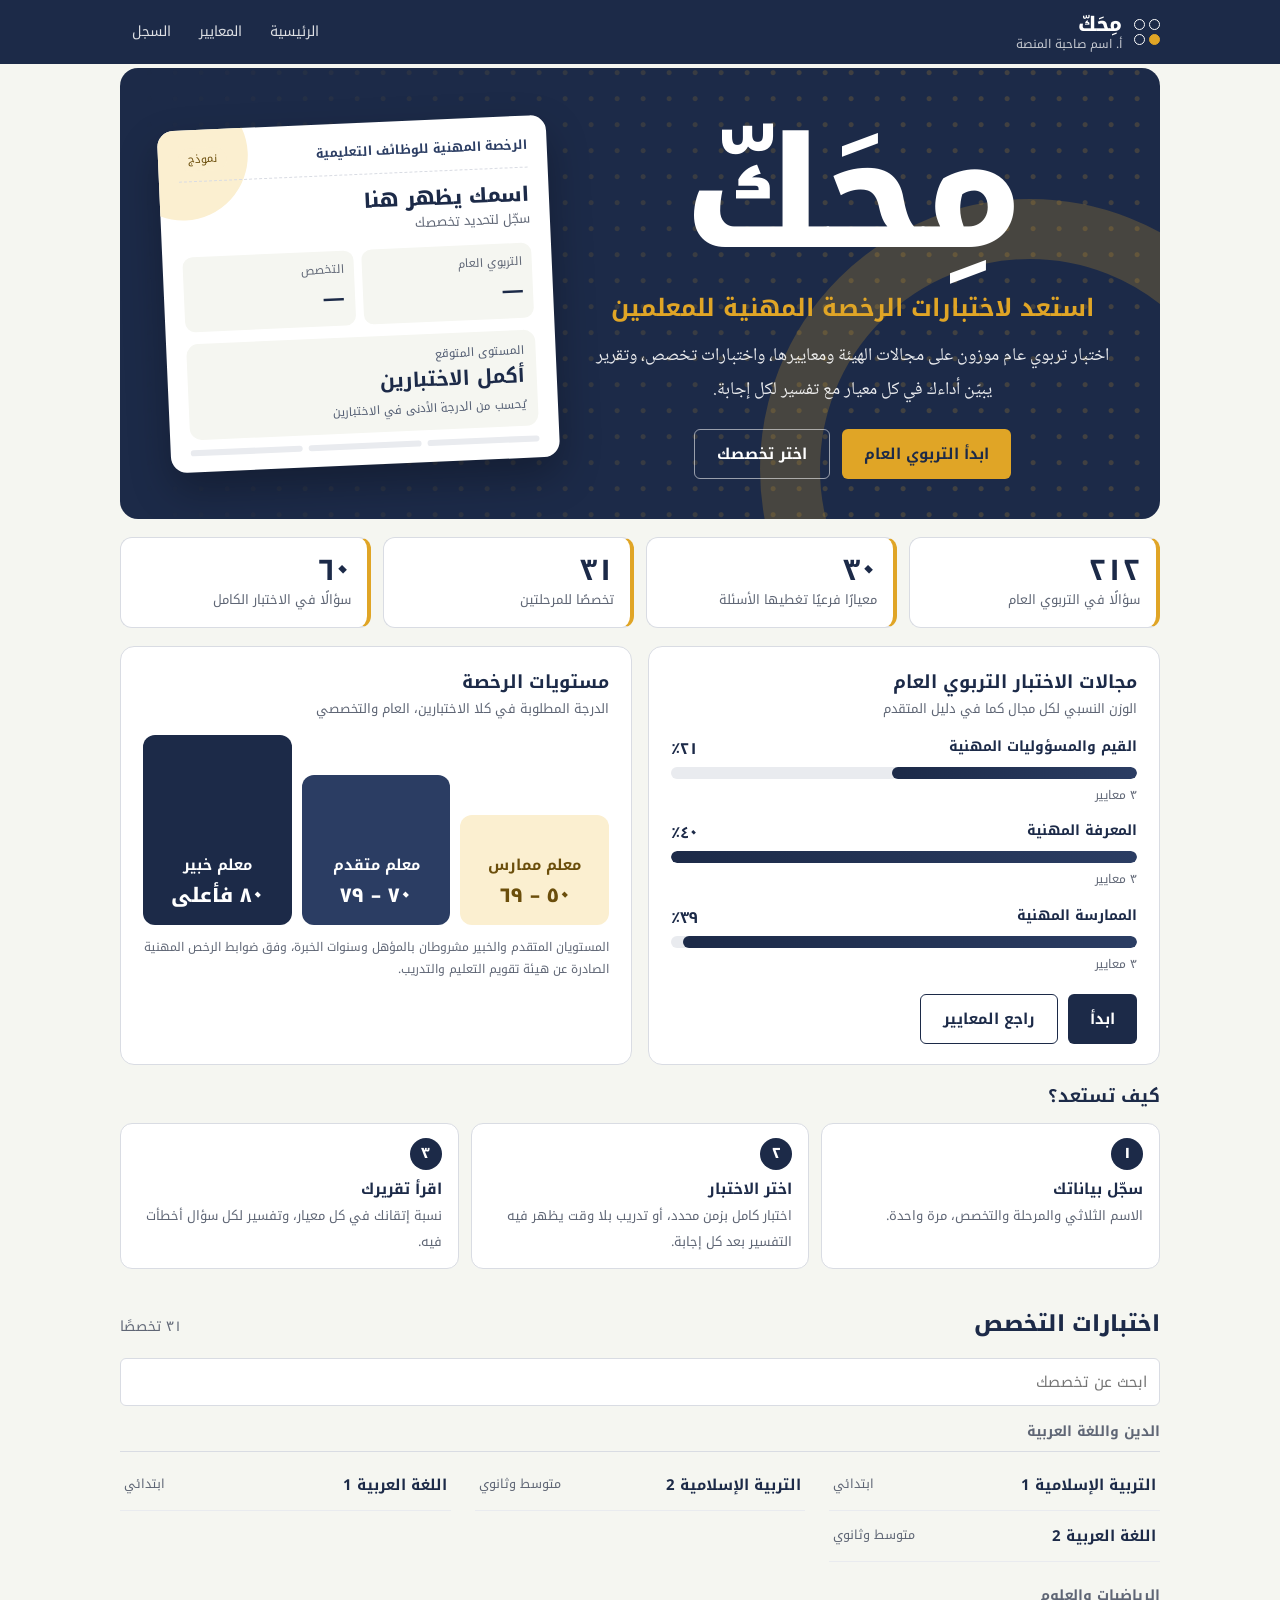
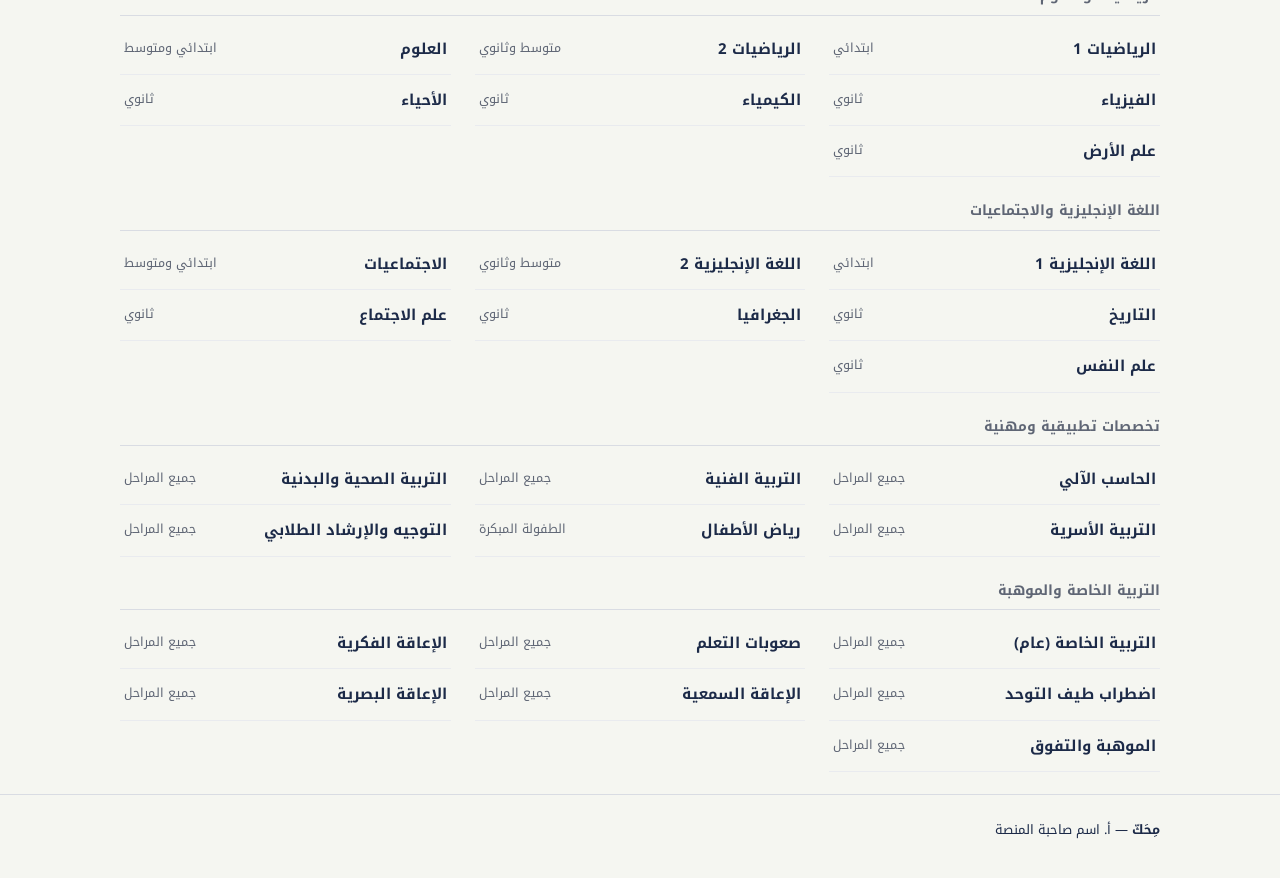
<file: index.html>
<!DOCTYPE html>
<html lang="ar" dir="rtl">
<head>
<meta charset="utf-8">
<meta name="viewport" content="width=device-width, initial-scale=1">
<title>اختبارات الرخصة المهنية</title>
<link rel="preconnect" href="https://fonts.googleapis.com">
<link rel="preconnect" href="https://fonts.gstatic.com" crossorigin>
<link href="https://fonts.googleapis.com/css2?family=Noto+Kufi+Arabic:wght@400;500;700;800&family=Noto+Naskh+Arabic:wght@400;500;600;700&family=Source+Serif+4:wght@400;600&display=swap" rel="stylesheet">
<link rel="stylesheet" href="css/style.css">
</head>
<body>
<a class="skip" href="#main">تخطي إلى المحتوى</a>

<header class="top">
  <div class="wrap top-in">
    <button class="brand" data-go="home" aria-label="الصفحة الرئيسية">
      <img id="brandLogo" alt="" hidden>
      <span class="brand-mark" aria-hidden="true"><i></i><i></i><i></i><i></i></span>
      <span class="brand-text"><b id="brandName"></b><small id="brandOwner"></small></span>
    </button>
    <nav class="top-nav" aria-label="التنقل">
      <button data-go="home">الرئيسية</button>
      <button data-go="standards">المعايير</button>
      <button data-go="history">السجل</button>
      <button id="userChip" class="user-chip" data-go="profile" hidden></button>
    </nav>
  </div>
</header>

<main id="main" class="wrap"></main>

<footer class="foot">
  <div class="wrap">
    <p><b id="footName"></b> — <span id="footOwner"></span></p>
  </div>
</footer>

<div id="modal" class="modal" hidden role="dialog" aria-modal="true" aria-labelledby="modalTitle">
  <div class="modal-box">
    <h2 id="modalTitle"></h2>
    <p id="modalText"></p>
    <div class="modal-actions">
      <button id="modalOk" class="btn"></button>
      <button id="modalCancel" class="btn ghost">رجوع</button>
    </div>
  </div>
</div>

<script src="js/config.js"></script>
<script src="js/tenants.js"></script>
<script src="js/specs.js"></script>
<script src="js/guide.js"></script>
<script src="js/app.js"></script>
</body>
</html>
</file>
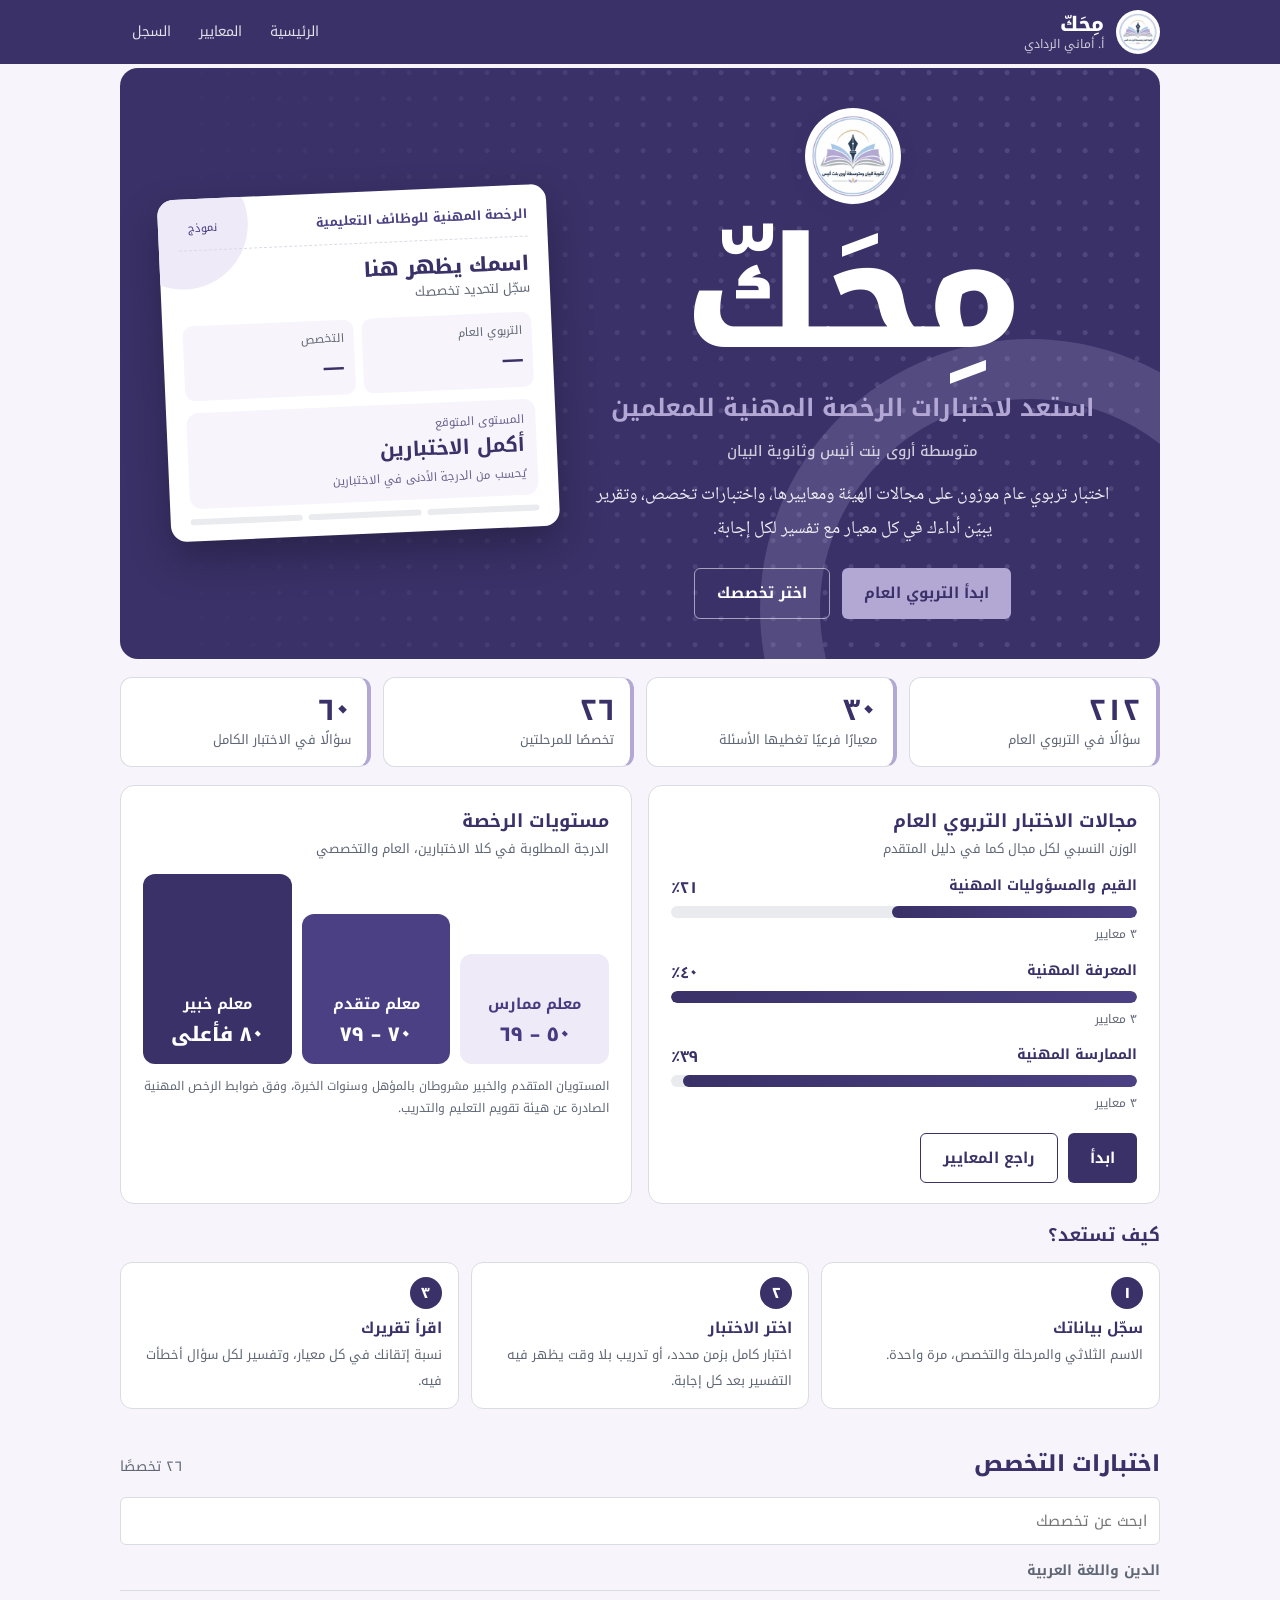
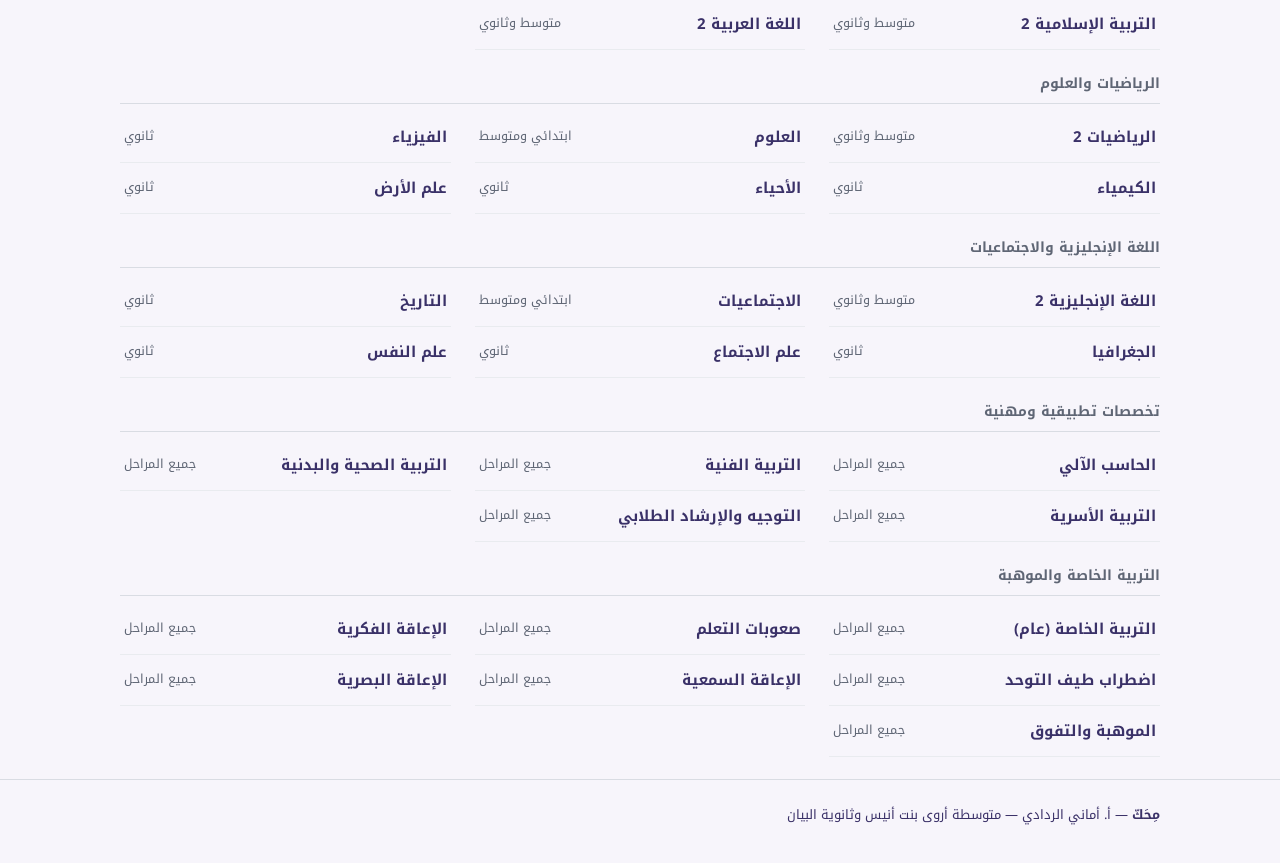
<file: amani/index.html>
<!DOCTYPE html>
<html lang="ar" dir="rtl">
<head>
<meta charset="utf-8">
<meta name="viewport" content="width=device-width, initial-scale=1">
<title>اختبارات الرخصة المهنية</title>
<link rel="preconnect" href="https://fonts.googleapis.com">
<link rel="preconnect" href="https://fonts.gstatic.com" crossorigin>
<link href="https://fonts.googleapis.com/css2?family=Noto+Kufi+Arabic:wght@400;500;700;800&family=Noto+Naskh+Arabic:wght@400;500;600;700&family=Source+Serif+4:wght@400;600&display=swap" rel="stylesheet">
<link rel="stylesheet" href="../css/style.css">
</head>
<body>
<a class="skip" href="#main">تخطي إلى المحتوى</a>

<header class="top">
  <div class="wrap top-in">
    <button class="brand" data-go="home" aria-label="الصفحة الرئيسية">
      <img id="brandLogo" alt="" hidden>
      <span class="brand-mark" aria-hidden="true"><i></i><i></i><i></i><i></i></span>
      <span class="brand-text"><b id="brandName"></b><small id="brandOwner"></small></span>
    </button>
    <nav class="top-nav" aria-label="التنقل">
      <button data-go="home">الرئيسية</button>
      <button data-go="standards">المعايير</button>
      <button data-go="history">السجل</button>
      <button id="userChip" class="user-chip" data-go="profile" hidden></button>
    </nav>
  </div>
</header>

<main id="main" class="wrap"></main>

<footer class="foot">
  <div class="wrap">
    <p><b id="footName"></b> — <span id="footOwner"></span></p>
  </div>
</footer>

<div id="modal" class="modal" hidden role="dialog" aria-modal="true" aria-labelledby="modalTitle">
  <div class="modal-box">
    <h2 id="modalTitle"></h2>
    <p id="modalText"></p>
    <div class="modal-actions">
      <button id="modalOk" class="btn"></button>
      <button id="modalCancel" class="btn ghost">رجوع</button>
    </div>
  </div>
</div>

<script>window.TENANT = "amani"; window.ASSET_BASE = "../";</script>
<script src="../js/config.js"></script>
<script src="../js/tenants.js"></script>
<script src="../js/specs.js"></script>
<script src="../js/guide.js"></script>
<script src="../js/app.js"></script>
</body>
</html>
</file>
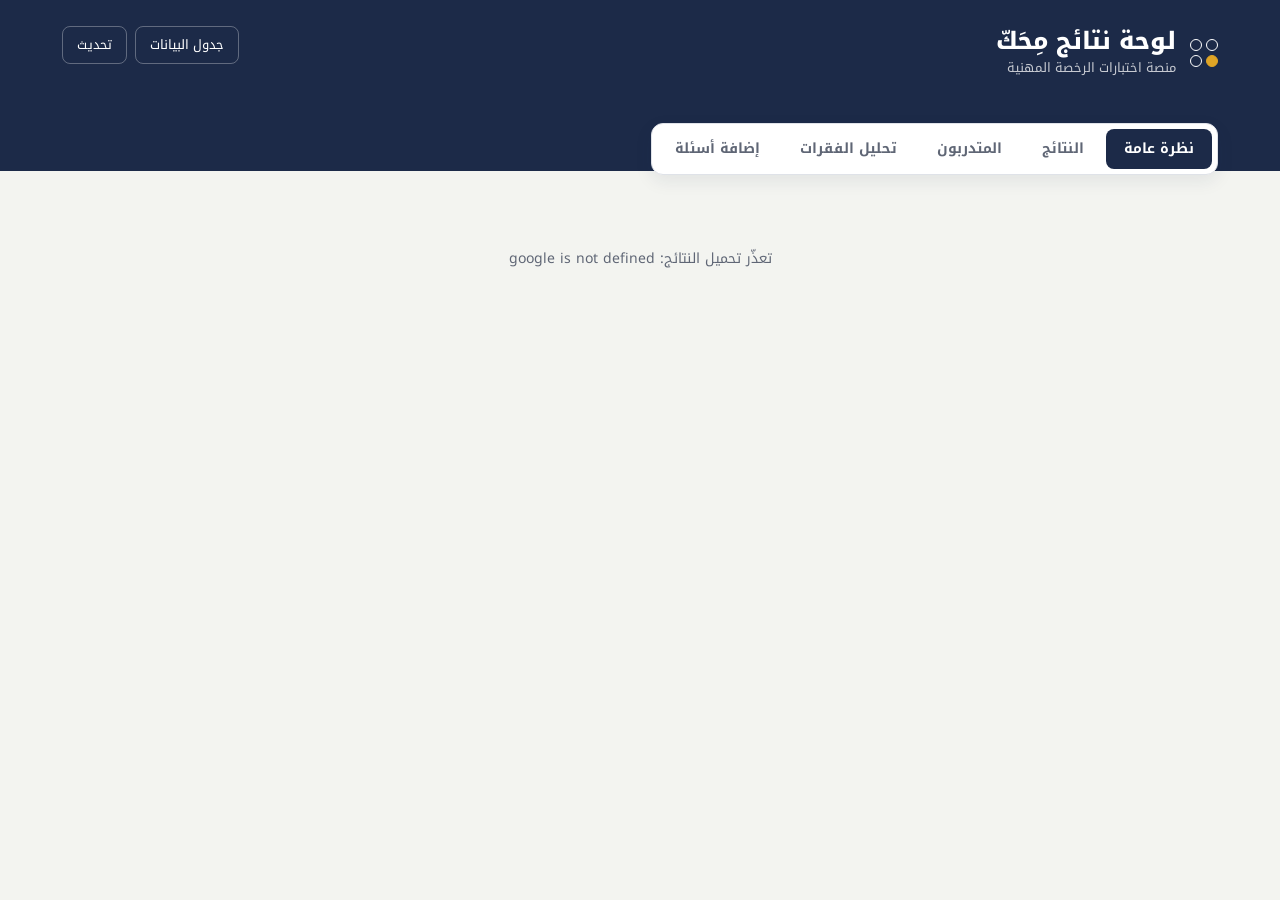
<file: apps-script/Dashboard.html>
<!DOCTYPE html>
<html lang="ar" dir="rtl">
<head>
<base target="_top">
<meta charset="utf-8">
<link href="https://fonts.googleapis.com/css2?family=Noto+Kufi+Arabic:wght@400;500;700;800&display=swap" rel="stylesheet">
<style>
:root{--ink:#1C2A48;--ink-2:#2B3D63;--ink-3:#3A4F7A;--paper:#F3F4F0;--card:#fff;--rule:#DFE2E8;--rule-2:#ECEEF2;--muted:#5F6675;--accent:#E0A526;--accent-soft:#FBEFD0;--ok:#2F7A57;--ok-soft:#E3F1EA;--bad:#B4442F;--bad-soft:#F6E4DF;--graphite:#3D4250}
*{box-sizing:border-box}body{margin:0;background:var(--paper);color:var(--ink);font-family:"Noto Kufi Arabic",system-ui,sans-serif;font-size:14px;line-height:1.7}
button,input,select,textarea{font:inherit;color:inherit}button{cursor:pointer}
:focus-visible{outline:3px solid var(--accent);outline-offset:2px}
.hero{background:var(--ink);color:#fff;padding:26px 0 70px}
.wrap{max-width:1200px;margin:0 auto;padding:0 22px}
.hero-top{display:flex;justify-content:space-between;align-items:flex-start;gap:16px;flex-wrap:wrap}
.brand{display:flex;gap:14px;align-items:center}
.mark{display:grid;grid-template-columns:repeat(2,12px);gap:4px}
.mark i{width:12px;height:12px;border-radius:50%;border:1.7px solid #fff;display:block}
.mark i:nth-child(3){background:var(--accent);border-color:var(--accent)}
.brand h1{margin:0;font-size:24px;font-weight:800;line-height:1.3}
.brand p{margin:0;opacity:.75;font-size:13px}
.hero-links{display:flex;gap:8px;flex-wrap:wrap}
.hl{color:#fff;text-decoration:none;border:1px solid rgba(255,255,255,.3);border-radius:8px;padding:7px 14px;font-size:13px;background:none}
.hl:hover{background:rgba(255,255,255,.08)}
.greet{margin:22px 0 0;font-size:15px;opacity:.85}
.greet b{font-size:22px;display:block;color:#fff}
main.wrap{margin-top:-48px;padding-bottom:60px}
.tabs{display:inline-flex;gap:4px;background:var(--card);border:1px solid var(--rule);border-radius:12px;padding:5px;margin-bottom:18px;box-shadow:0 6px 18px rgba(28,42,72,.08)}
.tabs button{background:none;border:0;padding:8px 18px;font-weight:700;color:var(--muted);border-radius:8px;white-space:nowrap}
.tabs button[aria-selected=true]{background:var(--ink);color:#fff}
.kpis{display:grid;grid-template-columns:repeat(4,1fr);gap:14px;margin-bottom:16px}
.kpi{background:var(--card);border:1px solid var(--rule);border-radius:14px;padding:18px 20px;position:relative;overflow:hidden}
.kpi::before{content:"";position:absolute;inset-inline-start:0;top:0;bottom:0;width:4px;background:var(--accent)}
.kpi span{color:var(--muted);font-size:13px;display:block}
.kpi b{display:block;font-size:32px;font-weight:800;font-variant-numeric:tabular-nums;line-height:1.35}
.kpi small{color:var(--muted);font-size:12px}
.grid2{display:grid;grid-template-columns:1.2fr 1fr;gap:14px;margin-bottom:16px}
.card{background:var(--card);border:1px solid var(--rule);border-radius:14px;padding:18px 20px}
.card h2{font-size:15px;margin:0 0 4px}
.card .sub{color:var(--muted);font-size:12.5px;margin:0 0 12px}
.brow{display:grid;grid-template-columns:minmax(120px,1.3fr) 2fr 54px;gap:12px;align-items:center;font-size:13px;padding:6px 0;border-bottom:1px solid var(--rule-2)}
.brow:last-child{border-bottom:0}
.bbar{height:10px;background:var(--rule-2);border-radius:10px;overflow:hidden}.bbar i{display:block;height:100%;border-radius:10px}
.brow b{text-align:end;font-variant-numeric:tabular-nums}
.spark{display:flex;align-items:flex-end;gap:5px;height:120px;padding-top:6px;direction:ltr}
.spark div{flex:1;display:flex;flex-direction:column;align-items:center;gap:4px;height:100%;justify-content:flex-end}
.spark i{display:block;width:100%;background:var(--ink-3);border-radius:4px 4px 0 0;min-height:2px}
.spark i.today{background:var(--accent)}
.spark small{font-size:10px;color:var(--muted)}
.filters{display:flex;flex-wrap:wrap;gap:8px;margin-bottom:12px;align-items:end;background:var(--card);border:1px solid var(--rule);border-radius:14px;padding:12px 14px}
.filters label{display:flex;flex-direction:column;font-size:12px;color:var(--muted);gap:2px}
.filters select,.filters input{border:1.5px solid var(--rule);border-radius:8px;padding:7px 9px;background:#fff;min-width:130px;color:var(--ink)}
.btn{background:var(--ink);color:#fff;border:0;border-radius:8px;padding:8px 16px;font-weight:700}
.btn.ghost{background:#fff;color:var(--ink);border:1.5px solid var(--ink)}
.btn.sm{padding:4px 10px;font-size:12.5px}
.tbl-wrap{overflow-x:auto;background:var(--card);border:1px solid var(--rule);border-radius:14px}
table{width:100%;border-collapse:collapse;font-size:13.5px}
th,td{padding:11px 14px;text-align:start;border-bottom:1px solid var(--rule-2);vertical-align:middle}
th{background:#FAFBF8;color:var(--muted);font-size:12.5px;white-space:nowrap}
tr:last-child td{border-bottom:0}
td.n{font-weight:800;font-variant-numeric:tabular-nums}
.who{display:flex;gap:10px;align-items:center}
.av{width:34px;height:34px;border-radius:50%;background:var(--accent-soft);color:var(--ink);display:grid;place-items:center;font-weight:800;font-size:13px;flex:none}
.who small{display:block;color:var(--muted);font-size:12px;line-height:1.4}
.pill{display:inline-block;border-radius:20px;padding:1px 10px;font-size:12px;font-weight:700}
.p0{background:var(--bad-soft);color:var(--bad)}.p1{background:var(--accent-soft);color:var(--ink)}.p2{background:#E4EAF5;color:var(--ink)}.p3{background:var(--ok-soft);color:var(--ok)}
.tag{display:inline-block;border:1px solid var(--rule);border-radius:6px;padding:0 8px;font-size:12px;color:var(--muted)}
.detail td{background:#FAFBF8;font-size:13px;color:var(--graphite)}
.muted{color:var(--muted)}
.empty{padding:40px;text-align:center;color:var(--muted)}
.form{background:var(--card);border:1px solid var(--rule);border-radius:14px;padding:20px;margin-bottom:18px;display:grid;grid-template-columns:1fr 1fr;gap:12px}
.form label{display:flex;flex-direction:column;gap:3px;font-size:13px;font-weight:700}
.form input,.form select,.form textarea{border:1.5px solid var(--rule);border-radius:8px;padding:8px 10px;font-weight:400}
.form .full{grid-column:1/-1}
.msg{font-size:13px;margin:0}.msg.ok{color:var(--ok)}.msg.bad{color:var(--bad)}
.loading{padding:50px;text-align:center;color:var(--muted)}
a.wa{color:var(--ok);font-weight:700;text-decoration:none}
@media(max-width:900px){.kpis{grid-template-columns:1fr 1fr}.grid2{grid-template-columns:1fr}.form{grid-template-columns:1fr}}
.iopts{display:grid;gap:3px;margin-top:6px}.io{display:flex;justify-content:space-between;gap:10px;font-size:12px;color:var(--muted);border-bottom:1px dashed var(--rule);padding:2px 0}.io.ok{color:var(--ok);font-weight:700}.io b{font-variant-numeric:tabular-nums}
@media(max-width:520px){.kpi b{font-size:26px}.tabs{display:flex;overflow-x:auto}}
</style>
</head>
<body>
<header class="hero"><div class="wrap">
  <div class="hero-top">
    <div class="brand"><span class="mark" aria-hidden="true"><i></i><i></i><i></i><i></i></span><div><h1>لوحة نتائج مِحَكّ</h1><p id="org">منصة اختبارات الرخصة المهنية</p></div></div>
    <div class="hero-links"><a class="hl" id="sheetLink" href="#" target="_blank" rel="noopener">جدول البيانات</a><button class="hl" id="reloadTop">تحديث</button></div>
  </div>
  <p class="greet" id="greet"></p>
</div></header>
<main class="wrap">
  <div class="tabs" role="tablist">
    <button role="tab" aria-selected="true" data-tab="overview">نظرة عامة</button>
    <button role="tab" aria-selected="false" data-tab="results">النتائج</button>
    <button role="tab" aria-selected="false" data-tab="people">المتدربون</button>
    <button role="tab" aria-selected="false" data-tab="items">تحليل الفقرات</button>
    <button role="tab" aria-selected="false" data-tab="questions">إضافة أسئلة</button>
  </div>
  <section id="overview"><p class="loading">جارٍ تحميل البيانات…</p></section>
  <section id="results" hidden></section>
  <section id="people" hidden></section>
  <section id="items" hidden></section>
  <section id="questions" hidden></section>
</main>
<script>
/* الاختبار التربوي العام: المجالات والمعايير كما تعلنها هيئة تقويم التعليم والتدريب */
const GENERAL = {
  id: "gen",
  name: "الاختبار التربوي العام",
  file: "general",
  /* الوزن النسبي للمجالات من دليل المتقدم للاختبار التربوي العام: 21٪ و40٪ و39٪.
     أوزان المعايير منشورة في مصادر ثانوية، ومجموعها يطابق أوزان المجالات الرسمية.
     المعيار السادس (محتوى التخصص) يقيسه الاختبار التخصصي، فلا يدخل في التربوي العام. */
  domains: [
    { name: "القيم والمسؤوليات المهنية", standards: [0, 1, 2] },
    { name: "المعرفة المهنية", standards: [3, 4, 6] },
    { name: "الممارسة المهنية", standards: [7, 8, 9] }
  ],
  weights: [8, 5, 8, 17, 15, 0, 8, 15, 11, 13],
  subs: {
    "1.1": "الالتزام بالقيم الإسلامية الوسطية", "1.2": "تعزيز الهوية الوطنية والتنوع الثقافي", "1.3": "الالتزام بالأخلاق المهنية والسياسات واللوائح التعليمية",
    "2.1": "وضع خطة لتطوير الأداء المهني في ضوء المعايير المهنية", "2.2": "تطوير الأداء المهني في ضوء المعايير المهنية",
    "3.1": "التفاعل مع مجتمعات التعلم المهني", "3.2": "التفاعل مع أولياء الأمور", "3.3": "التفاعل مع المجتمع المحلي",
    "4.1": "استيعاب النص المسموع والمقروء", "4.2": "التعبير الكتابي الصحيح ومراعاة الكتابة الإملائية السليمة", "4.3": "التحدث والقراءة بلغة صحيحة وسليمة", "4.4": "بنية الأعداد والعمليات الحسابية ومفاهيم القياس وأساليبه", "4.5": "جمع البيانات وتحليلها وتفسيرها",
    "5.1": "خصائص النمو وأثرها في التعلم", "5.2": "الفروق الفردية وأثرها في التعلم", "5.3": "كيفية تعلم المتعلمين", "5.4": "خصائص ذوي الاحتياجات الخاصة",
    "7.1": "المداخل العامة للتدريس", "7.2": "طرق التدريس العامة",
    "8.1": "التخطيط للتدريس", "8.2": "تصميم برامج تعلم وفق خطة التدريس", "8.3": "التنوع في استخدام استراتيجيات التدريس", "8.4": "تنمية الأبعاد المشتركة في المناهج",
    "9.1": "تأسيس توقعات أداء عالية للمتعلمين", "9.2": "قيادة الأنشطة الصفية بفاعلية", "9.3": "تهيئة بيئات تعلم آمنة وجاذبة", "9.4": "بناء ثقافة تواصل معززة للتعلم",
    "10.1": "التخطيط للتقويم وإعداد أدواته", "10.2": "تطبيق التقويم", "10.3": "توظيف نتائج التقويم لتحسين التعلم"
  },
  standards: [
    "الالتزام بالقيم الإسلامية الوسطية وأخلاقيات المهنة وتعزيز الهوية الوطنية",
    "التطوير المهني المستمر",
    "التفاعل المهني مع التربويين والمجتمع",
    "الإلمام بالمهارات اللغوية والكمية",
    "المعرفة بالمتعلم وكيفية تعلمه",
    "المعرفة بمحتوى التخصص وطرق تدريسه",
    "المعرفة بطرق التدريس العامة",
    "التخطيط للتدريس وتنفيذه",
    "تهيئة بيئات تعلم تفاعلية وداعمة للمتعلم",
    "التقويم"
  ]
};

/* التخصصات: المحاور هنا تقسيم تدريبي للأسئلة داخل المنصة، وليست الأوزان الرسمية */
const SPECS = [
  { group: "الدين واللغة العربية", file: "islamic-arabic", items: [
    { id: "isl1", name: "التربية الإسلامية 1", stage: "ابتدائي", axes: ["القرآن الكريم وعلومه", "العقيدة", "الحديث والسيرة", "الفقه", "طرق التدريس"] },
    { id: "isl2", name: "التربية الإسلامية 2", stage: "متوسط وثانوي", axes: ["التفسير وعلوم القرآن", "العقيدة", "الحديث وعلومه", "الفقه وأصوله", "طرق التدريس"] },
    { id: "ar1", name: "اللغة العربية 1", stage: "ابتدائي", axes: ["النحو والصرف", "الإملاء والخط", "القراءة والفهم", "طرق التدريس"] },
    { id: "ar2", name: "اللغة العربية 2", stage: "متوسط وثانوي", axes: ["النحو والصرف", "البلاغة", "الأدب والنقد", "طرق التدريس"] }
  ]},
  { group: "الرياضيات والعلوم", file: "math-science", items: [
    { id: "math1", name: "الرياضيات 1", stage: "ابتدائي", axes: ["الأعداد والعمليات", "الهندسة والقياس", "الجبر والأنماط", "طرق التدريس"] },
    { id: "math2", name: "الرياضيات 2", stage: "متوسط وثانوي", axes: ["الأعداد والعمليات عليها", "الجبر والدوال الحقيقية والتحليل الرياضي", "الهندسة والقياس", "الإحصاء والاحتمالات", "طرق تدريس الرياضيات"] },
    { id: "sci", name: "العلوم", stage: "ابتدائي ومتوسط", axes: ["تاريخ وطبيعة العلم وتكامل العلوم", "علم الأحياء", "علم الكيمياء", "علم الفيزياء", "علوم الأرض والفضاء", "تدريس العلوم"] },
    { id: "phy", name: "الفيزياء", stage: "ثانوي", axes: ["طبيعة علم الفيزياء ومنهجه وعلاقته بالعلوم", "التجارب العملية والمهارات الرياضية", "الميكانيكا والموائع وخواص المادة", "الكهرباء والمغناطيسية", "الحرارة والديناميكا الحرارية", "الموجات والضوء", "الفيزياء الحديثة والنووية", "تدريس الفيزياء"] },
    { id: "chem", name: "الكيمياء", stage: "ثانوي", official: true,
      axes: ["طبيعة علم الكيمياء وتاريخه وتطبيقاته وعلاقته بالعلوم الأخرى", "التجارب العملية والمهارات الرياضية", "طبيعة المادة والجدول الدوري", "قوانين الغازات والحسابات الكيميائية والمحاليل", "الكيمياء الحركية والحرارية والكهربائية والاتزان", "الهيدروكربونات والمجموعات الوظيفية", "المهارات الأساسية وطرق تدريس الكيمياء"],
      weights: [12, 6, 9, 28, 17, 18, 10] },
    { id: "bio", name: "الأحياء", stage: "ثانوي", axes: ["الخلية والوراثة والتقنية الحيوية", "تنوع الكائنات وتصنيفها", "وظائف الأعضاء في الإنسان والنبات", "البيئة والتطور", "طبيعة علم الأحياء والسلامة المخبرية", "طرق تدريس الأحياء"] },
    { id: "earth", name: "علم الأرض", stage: "ثانوي", axes: ["المعادن والصخور", "العمليات الداخلية والخارجية", "الغلاف الجوي والمائي", "الفلك"] }
  ]},
  { group: "اللغة الإنجليزية والاجتماعيات", file: "english-social", items: [
    { id: "eng1", name: "اللغة الإنجليزية 1", stage: "ابتدائي", dir: "ltr", axes: ["Grammar", "Vocabulary & Phonology", "Language Acquisition", "Teaching Methods"] },
    { id: "eng2", name: "اللغة الإنجليزية 2", stage: "متوسط وثانوي", dir: "ltr", axes: ["Grammar & Syntax", "Linguistics", "Literature & Reading", "Teaching & Assessment"] },
    { id: "soc", name: "الاجتماعيات", stage: "ابتدائي ومتوسط", axes: ["التاريخ", "الجغرافيا", "المواطنة", "طرق التدريس"] },
    { id: "hist", name: "التاريخ", stage: "ثانوي", axes: ["السيرة والتاريخ الإسلامي", "تاريخ الدولة السعودية", "التاريخ الحديث", "منهج البحث التاريخي"] },
    { id: "geo", name: "الجغرافيا", stage: "ثانوي", axes: ["الجغرافيا الطبيعية", "الجغرافيا البشرية", "الخرائط والتقنيات", "جغرافية المملكة"] },
    { id: "socio", name: "علم الاجتماع", stage: "ثانوي", axes: ["المفاهيم والنظريات", "المؤسسات الاجتماعية", "المشكلات والتغير", "مناهج البحث"] },
    { id: "psy", name: "علم النفس", stage: "ثانوي", axes: ["النمو", "التعلم والذاكرة", "الشخصية والدافعية", "القياس النفسي"] }
  ]},
  { group: "تخصصات تطبيقية ومهنية", file: "applied", items: [
    { id: "comp", name: "الحاسب الآلي", stage: "جميع المراحل", axes: ["البرمجة والخوارزميات", "الشبكات والأمن", "قواعد البيانات", "تقنيات التعليم"] },
    { id: "art", name: "التربية الفنية", stage: "جميع المراحل", axes: ["عناصر التصميم وأسسه", "تاريخ الفن", "المجالات الفنية", "طرق التدريس"] },
    { id: "pe", name: "التربية الصحية والبدنية", stage: "جميع المراحل", axes: ["علوم الحركة والتدريب", "الصحة والإسعافات", "المهارات الرياضية", "طرق التدريس"] },
    { id: "family", name: "التربية الأسرية", stage: "جميع المراحل", axes: ["التغذية", "الملابس والنسيج", "الأسرة والطفولة", "إدارة المنزل"] },
    { id: "kg", name: "رياض الأطفال", stage: "الطفولة المبكرة", axes: ["النمو والتعلم", "اللعب والأركان", "التخطيط والتقويم", "الشراكة مع الأسرة"] },
    { id: "couns", name: "التوجيه والإرشاد الطلابي", stage: "جميع المراحل", axes: ["نظريات الإرشاد", "الإرشاد المهني", "الحالات والمشكلات", "القياس والأخلاقيات"] }
  ]},
  { group: "التربية الخاصة والموهبة", file: "special-ed", items: [
    { id: "sped", name: "التربية الخاصة (عام)", stage: "جميع المراحل", axes: ["المفاهيم والتشريعات", "التعليم الشامل", "البرنامج التربوي الفردي", "التقييم والتشخيص"] },
    { id: "ld", name: "صعوبات التعلم", stage: "جميع المراحل", axes: ["المفهوم والتصنيف", "التشخيص", "الاستراتيجيات العلاجية", "غرفة المصادر"] },
    { id: "intel", name: "الإعاقة الفكرية", stage: "جميع المراحل", axes: ["المفهوم والتصنيف", "السلوك التكيفي", "استراتيجيات التدريس", "تعديل السلوك"] },
    { id: "autism", name: "اضطراب طيف التوحد", stage: "جميع المراحل", axes: ["الخصائص والتشخيص", "التواصل", "التدخلات المبنية على الأدلة", "تعديل السلوك"] },
    { id: "hear", name: "الإعاقة السمعية", stage: "جميع المراحل", axes: ["السمع وقياسه", "طرق التواصل", "المعينات السمعية", "استراتيجيات التدريس"] },
    { id: "vis", name: "الإعاقة البصرية", stage: "جميع المراحل", axes: ["البصر وقياسه", "طريقة برايل", "التوجه والحركة", "استراتيجيات التدريس"] },
    { id: "gifted", name: "الموهبة والتفوق", stage: "جميع المراحل", axes: ["المفهوم والنظريات", "الكشف والتعرف", "البرامج والإثراء", "التفكير الإبداعي"] }
  ]}
];



const BANK_LIST=[{id:'gen',name:GENERAL.name,axes:GENERAL.standards}];SPECS.forEach(g=>g.items.forEach(s=>BANK_LIST.push(s)));
const BANK=Object.fromEntries(BANK_LIST.map(b=>[b.id,b]));
const esc=s=>String(s??'').replace(/[&<>"']/g,c=>({'&':'&amp;','<':'&lt;','>':'&gt;','"':'&quot;',"'":'&#39;'}[c]));
const band=p=>p>=80?3:p>=70?2:p>=50?1:0;
const BAND_NAMES=['أقل من ٥٠','٥٠–٦٩','٧٠–٧٩','٨٠ فأعلى'],BAND_COLORS=['var(--bad)','var(--accent)','var(--ink-3)','var(--ok)'];
const ar=n=>String(n).replace(/\d/g,d=>'٠١٢٣٤٥٦٧٨٩'[d]);
let RES=[],QS=[],open=null;
const run=(fn,arg)=>new Promise((ok,no)=>{const r=google.script.run.withSuccessHandler(ok).withFailureHandler(no);arg===undefined?r[fn]():r[fn](arg);});
const initials=n=>String(n||'؟').trim().split(/\s+/).slice(0,2).map(w=>w[0]).join(' ');
const pkey=r=>r.phone||r.name;
const isFull=r=>r.mode!=='تدريب';
const modeName=r=>isFull(r)?'اختبار كامل':'تدريب';
const when=ts=>new Date(ts).toLocaleString('ar-SA-u-ca-gregory',{day:'numeric',month:'short',hour:'2-digit',minute:'2-digit'});

document.querySelectorAll('[data-tab]').forEach(b=>b.onclick=()=>{
  document.querySelectorAll('[data-tab]').forEach(x=>x.setAttribute('aria-selected',x===b));
  ['overview','results','people','items','questions'].forEach(id=>document.getElementById(id).hidden=id!==b.dataset.tab);
  if(b.dataset.tab==='people')drawPeople(); if(b.dataset.tab==='questions')loadQuestions(); if(b.dataset.tab==='items')drawItemsShell();
});
run('getMeta').then(m=>{
  if(m.accent){document.documentElement.style.setProperty('--accent',m.accent);document.documentElement.style.setProperty('--accent-soft',m.accent+'38');}
  if(m.org)document.getElementById('org').textContent=m.org;
  document.getElementById('greet').innerHTML=(m.owner?'<b>'+esc(m.owner)+'</b>':'')+'متابعة أداء المتدربين في اختبارات الرخصة المهنية';
  document.getElementById('sheetLink').href=m.url;
}).catch(()=>{});
document.getElementById('reloadTop').onclick=()=>{document.getElementById('overview').innerHTML='<p class="loading">جارٍ التحديث…</p>';load();};

function load(){run('getResults').then(r=>{RES=r.sort((a,b)=>b.ts-a.ts);drawOverview();drawResults();}).catch(e=>{document.getElementById('overview').innerHTML='<p class="empty">تعذّر تحميل النتائج: '+esc(e.message)+'</p>';});}
load();

/* ---------- نظرة عامة ---------- */
function axesAgg(rows){
  const agg={};
  rows.forEach(r=>String(r.axes||'').split(' | ').forEach(p=>{const m=p.match(/^(.*):\s*(\d+)\/(\d+)$/);if(!m)return;const k=m[1].trim();agg[k]=agg[k]||{c:0,n:0};agg[k].c+=+m[2];agg[k].n+=+m[3];}));
  return Object.entries(agg).map(([k,v])=>({name:k,p:Math.round(v.c/v.n*100),n:v.n}));
}
function barRow(name,p){return '<div class="brow"><span>'+esc(name)+'</span><div class="bbar"><i style="width:'+p+'%;background:'+(p<50?'var(--bad)':p<70?'var(--accent)':'var(--ok)')+'"></i></div><b>'+ar(p)+'٪</b></div>';}
function drawOverview(){
  const el=document.getElementById('overview');
  if(!RES.length){el.innerHTML='<div class="card empty">لم تصل أي نتيجة بعد. حين ينهي متدرب اختبارًا في المنصة تظهر نتيجته هنا.</div>';return;}
  const sims=RES.filter(isFull);
  const people=new Set(RES.map(pkey)).size;
  const avg=sims.length?Math.round(sims.reduce((a,r)=>a+Number(r.pct),0)/sims.length):0;
  const pass=sims.length?Math.round(sims.filter(r=>r.pct>=50).length/sims.length*100):0;
  const week=RES.filter(r=>r.ts>Date.now()-7*864e5).length;
  let h='<div class="kpis">'+[[ar(people),'المتدربون','سجّلوا في المنصة'],[ar(RES.length),'المحاولات','منها '+ar(sims.length)+' اختبارًا كاملًا'],[ar(avg)+'٪','متوسط الدرجات','لجميع الاختبارات'],[ar(pass)+'٪','بلغوا ٥٠ فأكثر','في الاختبارات الكاملة']].map(k=>'<div class="kpi"><span>'+k[1]+'</span><b>'+k[0]+'</b><small>'+k[2]+'</small></div>').join('')+'</div>';
  const days=[...Array(14)].map((_,i)=>{const d=new Date();d.setHours(0,0,0,0);d.setDate(d.getDate()-13+i);return d;});
  const counts=days.map(d=>RES.filter(r=>r.ts>=d.getTime()&&r.ts<d.getTime()+864e5).length);const mx=Math.max(1,...counts);
  const spark='<div class="spark">'+days.map((d,i)=>'<div title="'+ar(counts[i])+'"><i class="'+(i===13?'today':'')+'" style="height:'+(counts[i]/mx*100)+'%"></i><small>'+ar(d.getDate())+'</small></div>').join('')+'</div>';
  const cnt=[0,0,0,0];sims.forEach(r=>cnt[band(r.pct)]++);const m2=Math.max(1,...cnt);
  const dist=cnt.map((c,i)=>'<div class="brow"><span>'+BAND_NAMES[i]+'</span><div class="bbar"><i style="width:'+(c/m2*100)+'%;background:'+BAND_COLORS[i]+'"></i></div><b>'+ar(c)+'</b></div>').join('');
  h+='<div class="grid2"><div class="card"><h2>النشاط</h2><p class="sub">عدد المحاولات في آخر ١٤ يومًا، منها '+ar(week)+' هذا الأسبوع</p>'+spark+'</div><div class="card"><h2>توزيع الدرجات</h2><p class="sub">بحسب نطاقات الرخصة المهنية</p>'+dist+'</div></div>';
  const gen=axesAgg(sims.filter(r=>r.bank==='gen')).sort((a,b)=>a.p-b.p);
  const byTest={};sims.forEach(r=>{(byTest[r.test]=byTest[r.test]||[]).push(Number(r.pct));});
  const tests=Object.entries(byTest).map(([t,a])=>({t,avg:Math.round(a.reduce((x,y)=>x+y,0)/a.length),n:a.length})).sort((a,b)=>b.n-a.n).slice(0,8);
  h+='<div class="grid2"><div class="card"><h2>الأداء في معايير التربوي العام</h2><p class="sub">نسبة الإجابات الصحيحة لكل معيار، الأضعف أولًا</p>'+(gen.length?gen.map(g=>barRow(g.name,g.p)).join(''):'<p class="muted">لا توجد اختبارات كاملة في التربوي العام بعد.</p>')+'</div>'+
     '<div class="card"><h2>متوسط كل اختبار</h2><p class="sub">في الاختبارات الكاملة، مرتبة بعدد المحاولات</p>'+(tests.length?tests.map(t=>barRow(t.t+' ('+ar(t.n)+')',t.avg)).join(''):'<p class="muted">لا توجد بيانات.</p>')+'</div></div>';
  h+='<div class="card" style="padding:0"><div style="padding:16px 20px 6px"><h2>آخر النتائج</h2></div><div class="tbl-wrap" style="border:0;border-radius:0 0 14px 14px"><table><tbody>'+RES.slice(0,6).map(r=>'<tr><td><div class="who"><span class="av">'+esc(initials(r.name))+'</span><div>'+esc(r.name)+'<small>'+esc([r.stage,r.spec].filter(Boolean).join(' — '))+'</small></div></div></td><td>'+esc(r.test)+' <span class="tag">'+esc(modeName(r))+'</span></td><td class="n"><span class="pill p'+band(r.pct)+'">'+ar(r.pct)+'٪</span></td><td class="muted">'+when(r.ts)+'</td></tr>').join('')+'</tbody></table></div></div>';
  el.innerHTML=h;
}

/* ---------- النتائج ---------- */
function filtered(){
  const f=id=>(document.getElementById(id)||{}).value||'';
  const t=f('fTest'),m=f('fMode'),s=f('fSpec'),st=f('fStage'),q=f('fQ').trim(),d=f('fFrom');
  return RES.filter(r=>(!t||r.bank===t)&&(!m||modeName(r)===m)&&(!s||r.spec===s)&&(!st||r.stage===st)&&(!q||String(r.name).includes(q)||String(r.phone).includes(q))&&(!d||r.ts>=new Date(d).getTime()));
}
function drawResults(){
  const el=document.getElementById('results');
  if(!RES.length){el.innerHTML='<div class="card empty">لم تصل أي نتيجة بعد.</div>';return;}
  const specs=[...new Set(RES.map(r=>r.spec).filter(Boolean))].sort();
  const tests=[...new Set(RES.map(r=>r.bank))];
  el.innerHTML='<div class="filters"><label>الاختبار<select id="fTest"><option value="">الكل</option>'+tests.map(b=>'<option value="'+esc(b)+'">'+esc((BANK[b]||{}).name||b)+'</option>').join('')+'</select></label>'+
   '<label>الطريقة<select id="fMode"><option value="">الكل</option><option>اختبار كامل</option><option>تدريب</option></select></label>'+
   '<label>المرحلة<select id="fStage"><option value="">الكل</option><option>ابتدائي</option><option>متوسط</option><option>ثانوي</option></select></label>'+
   '<label>تخصص المتدرب<select id="fSpec"><option value="">الكل</option>'+specs.map(s=>'<option>'+esc(s)+'</option>').join('')+'</select></label>'+
   '<label>بحث بالاسم<input id="fQ" type="search"></label><label>من تاريخ<input id="fFrom" type="date"></label>'+
   '<button class="btn ghost" id="csv">تصدير CSV</button></div>'+
   '<div class="tbl-wrap"><table><thead><tr><th>المتدرب</th><th>الاختبار</th><th>الدرجة</th><th>الصحيحة</th><th>المدة</th><th>التاريخ</th><th></th></tr></thead><tbody id="rows"></tbody></table></div>';
  ['fTest','fMode','fSpec','fStage','fQ','fFrom'].forEach(id=>document.getElementById(id).addEventListener('input',paint));
  document.getElementById('csv').onclick=csv;
  paint();
}
function paint(){
  const rows=filtered();
  document.getElementById('rows').innerHTML=rows.map(r=>'<tr><td><div class="who"><span class="av">'+esc(initials(r.name))+'</span><div>'+esc(r.name)+'<small>'+esc([r.stage,r.spec].filter(Boolean).join(' — '))+'</small></div></div></td><td>'+esc(r.test)+' <span class="tag">'+esc(modeName(r))+'</span></td><td class="n"><span class="pill p'+band(r.pct)+'">'+ar(r.pct)+'٪</span></td><td class="n">'+ar(r.correct)+' / '+ar(r.total)+'</td><td>'+ar(r.minutes)+' د</td><td class="muted">'+when(r.ts)+'</td><td><button class="btn ghost sm" data-d="'+esc(r.id)+'">'+(open===r.id?'إخفاء':'تفاصيل')+'</button></td></tr>'+
    (open===r.id?'<tr class="detail"><td colspan="7"><b>الأداء في المحاور:</b> '+esc(r.axes)+'<br><b>أرقام الأسئلة الخاطئة أو غير المُجابة:</b> '+(esc(r.wrong)||'لا يوجد')+'<br><b>انتهى الوقت:</b> '+esc(r.timeUp)+' — <b>المُجاب:</b> '+ar(r.answered)+' من '+ar(r.total)+' <button class="btn ghost sm" data-del="'+esc(r.id)+'" style="margin-inline-start:10px">حذف هذه النتيجة</button></td></tr>':'')).join('')||'<tr><td colspan="7" class="empty">لا توجد نتائج تطابق التصفية.</td></tr>';
  document.querySelectorAll('[data-d]').forEach(b=>b.onclick=()=>{open=open===b.dataset.d?null:b.dataset.d;paint();});
  document.querySelectorAll('[data-del]').forEach(b=>b.onclick=()=>{if(!confirm('حذف النتيجة نهائيًا من الجدول؟'))return;run('deleteResult',b.dataset.del).then(r=>{RES=r.sort((a,b)=>b.ts-a.ts);open=null;paint();drawOverview();});});
}
function csv(){
  const rows=filtered(),h=['التاريخ','الاسم','الجوال','المرحلة','التخصص','الاختبار','الطريقة','الدرجة','الصحيحة','العدد','المدة','الأداء في المحاور'];
  const q=v=>'"'+String(v??'').replace(/"/g,'""')+'"';
  const body=rows.map(r=>[new Date(r.ts).toISOString().slice(0,16).replace('T',' '),r.name,r.phone,r.stage,r.spec,r.test,r.mode,r.pct,r.correct,r.total,r.minutes,r.axes].map(q).join(','));
  const blob=new Blob(['﻿'+[h.map(q).join(',')].concat(body).join('\n')],{type:'text/csv;charset=utf-8'});
  const a=document.createElement('a');a.href=URL.createObjectURL(blob);a.download='نتائج-المنصة.csv';a.click();
}

/* ---------- المتدربون ---------- */
function drawPeople(){
  const el=document.getElementById('people');
  if(!RES.length){el.innerHTML='<div class="card empty">لا يوجد متدربون بعد.</div>';return;}
  const by={};RES.forEach(r=>{(by[pkey(r)]=by[pkey(r)]||[]).push(r);});
  const list=Object.values(by).map(a=>{const sims=a.filter(isFull);const g=sims.filter(r=>r.bank==='gen'),s=sims.filter(r=>r.bank!=='gen');
    return {name:a[0].name,stage:a[0].stage||'',phone:a[0].phone,spec:a[0].spec||(a.find(r=>r.bank!=='gen')||{}).test||'',n:a.length,last:a[0].ts,g:g.length?Math.max(...g.map(r=>r.pct)):null,s:s.length?Math.max(...s.map(r=>r.pct)):null};}).sort((a,b)=>b.last-a.last);
  const wa=p=>{const d=String(p).replace(/\D/g,'');return d.startsWith('05')?'966'+d.slice(1):d;};
  const cell=v=>v==null?'<span class="muted">—</span>':'<span class="pill p'+band(v)+'">'+ar(v)+'٪</span>';
  el.innerHTML='<div class="tbl-wrap"><table><thead><tr><th>المتدرب</th><th>المحاولات</th><th>أعلى درجة: التربوي العام</th><th>أعلى درجة: التخصص</th><th>آخر نشاط</th></tr></thead><tbody>'+
    list.map(p=>'<tr><td><div class="who"><span class="av">'+esc(initials(p.name))+'</span><div>'+esc(p.name)+'<small>'+esc([p.stage,p.spec].filter(Boolean).join(' — '))+(p.phone?' — <a class="wa" target="_blank" rel="noopener" href="https://wa.me/'+wa(p.phone)+'">'+esc(p.phone)+'</a>':'')+'</small></div></div></td><td class="n">'+ar(p.n)+'</td><td class="n">'+cell(p.g)+'</td><td class="n">'+cell(p.s)+'</td><td class="muted">'+new Date(p.last).toLocaleDateString('ar-SA-u-ca-gregory',{day:'numeric',month:'short'})+'</td></tr>').join('')+'</tbody></table></div>';
}

/* ---------- الأسئلة المضافة ---------- */
/* ---------- تحليل الفقرات ---------- */
function drawItemsShell(){
  const el=document.getElementById('items');
  if(el.dataset.ready)return; el.dataset.ready=1;
  const used=[...new Set(RES.filter(isFull).map(r=>r.bank))];
  el.innerHTML='<div class="filters"><label>الاختبار<select id="iBank">'+(used.length?used:['gen']).map(b=>'<option value="'+esc(b)+'">'+esc((BANK[b]||{}).name||b)+'</option>').join('')+'</select></label>'+
    '<label>عرض<select id="iShow"><option value="flag">الأسئلة التي تحتاج مراجعة</option><option value="all">كل الأسئلة</option></select></label></div>'+
    '<div class="card" style="font-size:13px;line-height:1.9"><b>طريقة القراءة:</b> السهولة نسبة من أجابوا إجابة صحيحة، والمقبول غالبًا بين ٠٫٣٠ و٠٫٩٠. '+
    'التمييز ارتباط السؤال بدرجة المتدرب في بقية الأسئلة: ٠٫٤٠ فأعلى جيد جدًا، و٠٫٣٠–٠٫٣٩ جيد، و٠٫٢٠–٠٫٢٩ يحتاج تحسينًا، وأقل من ٠٫٢٠ ضعيف، والسالب يدل غالبًا على خطأ في السؤال أو مفتاحه. '+
    'البديل الذي يختاره أقل من ٥٪ لا يؤدي وظيفته. تُحسب الأرقام من الاختبارات الكاملة فقط، ولا يُعتد بها قبل ٣٠ محاولة تقريبًا.</div><div id="iBody"></div>';
  document.getElementById('iBank').onchange=loadItems; document.getElementById('iShow').onchange=drawItems; loadItems();
}
let IST=null;
function loadItems(){
  const b=document.getElementById('iBank').value, body=document.getElementById('iBody');
  body.innerHTML='<p class="loading">جارٍ الحساب…</p>';
  run('getItemStats',b).then(r=>{IST=r;drawItems();}).catch(e=>body.innerHTML='<p class="empty">'+esc(e.message)+'</p>');
}
function drawItems(){
  const body=document.getElementById('iBody'), show=document.getElementById('iShow').value;
  if(!IST||!IST.n){body.innerHTML='<p class="empty">لا توجد بعد اختبارات كاملة مسجلة بإجاباتها التفصيلية في هذا الاختبار.</p>';return;}
  const f2=v=>v==null?'—':ar(v.toFixed(2));
  const flags=it=>{const f=[];if(it.n>=5){if(it.p>0.9)f.push('سهل جدًا');if(it.p<0.3)f.push('صعب جدًا');if(it.rpb!=null&&it.rpb<0.2)f.push(it.rpb<0?'تمييز سالب':'تمييز ضعيف');
    [1,2,3].forEach(k=>{if(it.opts[k]&&it.dist[k]/it.n<0.05)f.push('البديل '+ar(k)+' لا يجذب أحدًا');});}return f;};
  const list=IST.items.filter(it=>show==='all'||flags(it).length);
  const opt=(it,k)=>{const t=it.opts[k];if(!t&&k)return '';const pct=it.n?Math.round(100*it.dist[k]/it.n):0;
    return '<div class="io'+(k===0?' ok':'')+'"><span>'+(k===0?'✓ ':'')+esc(t||'')+'</span><b>'+ar(pct)+'٪</b></div>';};
  body.innerHTML='<p class="muted">عدد الاختبارات الكاملة المحللة: <b>'+ar(IST.n)+'</b> — الأسئلة المعروضة: '+ar(list.length)+' من '+ar(IST.items.length)+'</p>'+
    (list.length?'<div class="tbl-wrap"><table><thead><tr><th>السؤال وتوزيع الإجابات</th><th>المجيبون</th><th>السهولة</th><th>التمييز</th><th>ملاحظات</th></tr></thead><tbody>'+
    list.map(it=>{const f=flags(it);return '<tr><td style="min-width:320px">'+esc(it.q||it.id)+'<div class="iopts">'+[0,1,2,3].map(k=>opt(it,k)).join('')+
      (it.dist[4]?'<div class="io"><span>لم يُجب</span><b>'+ar(Math.round(100*it.dist[4]/it.n))+'٪</b></div>':'')+'</div></td><td class="n">'+ar(it.n)+'</td><td class="n">'+f2(it.p)+'</td><td class="n">'+f2(it.rpb)+
      '</td><td>'+(f.length?f.map(x=>'<span class="pill p0" style="display:inline-block;margin:2px">'+esc(x)+'</span>').join(''):'<span class="pill p3">جيد</span>')+'</td></tr>';}).join('')+'</tbody></table></div>'
    :'<p class="empty">لا توجد أسئلة تحتاج مراجعة وفق المؤشرات الحالية.</p>');
}

function loadQuestions(){
  const el=document.getElementById('questions');
  el.innerHTML='<p class="loading">جارٍ التحميل…</p>';
  run('getQuestions').then(q=>{QS=q;drawQuestions();}).catch(e=>el.innerHTML='<p class="empty">'+esc(e.message)+'</p>');
}
function drawQuestions(){
  const el=document.getElementById('questions');
  el.innerHTML='<form class="form" id="qf"><label>البنك<select name="bank" id="qBank">'+BANK_LIST.map(b=>'<option value="'+b.id+'">'+esc(b.name)+'</option>').join('')+'</select></label>'+
   '<label>المحور أو المعيار<select name="axis" id="qAxis"></select></label>'+
   '<label class="full">نص السؤال<textarea name="q" rows="3" required></textarea></label>'+
   '<label>الإجابة الصحيحة<input name="correct" required></label><label>بديل خاطئ 1<input name="d1" required></label>'+
   '<label>بديل خاطئ 2<input name="d2"></label><label>بديل خاطئ 3<input name="d3"></label>'+
   '<label class="full">التفسير (يظهر للمتدرب بعد الإجابة)<input name="e"></label>'+
   '<div class="full" style="display:flex;gap:12px;align-items:center"><button class="btn" type="submit">إضافة السؤال</button><p class="msg" id="qMsg"></p></div>'+
   '<p class="muted full" style="margin:0">ترتيب البدائل يُخلط تلقائيًا عند العرض، فاكتبي الإجابة الصحيحة في حقلها فقط. يظهر السؤال في المنصة من الاختبار التالي.</p></form>'+
   '<div class="tbl-wrap"><table><thead><tr><th>البنك</th><th>السؤال</th><th>الصحيحة</th><th>الحالة</th><th></th></tr></thead><tbody>'+
   (QS.length?QS.map(q=>'<tr><td>'+esc((BANK[q.bank]||{}).name||q.bank)+'</td><td>'+esc(q.q)+'<div class="muted" style="font-size:12px">'+esc(q.axis)+'</div></td><td>'+esc(q.correct)+'</td><td>'+(q.active?'<span class="pill p3">مفعّل</span>':'<span class="pill p0">موقوف</span>')+'</td><td><button class="btn ghost sm" data-t="'+q.row+'">'+(q.active?'إيقاف':'تفعيل')+'</button></td></tr>').join(''):'<tr><td colspan="5" class="empty">لم تُضف أسئلة بعد. الأسئلة الأساسية في المنصة لا تظهر هنا.</td></tr>')+'</tbody></table></div>';
  const fillAxis=()=>{const b=BANK[document.getElementById('qBank').value];document.getElementById('qAxis').innerHTML=b.axes.map(a=>'<option>'+esc(a)+'</option>').join('');};
  document.getElementById('qBank').onchange=fillAxis;fillAxis();
  document.getElementById('qf').onsubmit=e=>{e.preventDefault();const f=Object.fromEntries(new FormData(e.target));const m=document.getElementById('qMsg');m.className='msg';m.textContent='جارٍ الحفظ…';
    run('addQuestion',f).then(q=>{QS=q;drawQuestions();const mm=document.getElementById('qMsg');mm.className='msg ok';mm.textContent='أُضيف السؤال.';}).catch(err=>{m.className='msg bad';m.textContent=err.message;});};
  document.querySelectorAll('[data-t]').forEach(b=>b.onclick=()=>run('toggleQuestion',Number(b.dataset.t)).then(q=>{QS=q;drawQuestions();}));
}
</script>
</body>
</html>
</file>
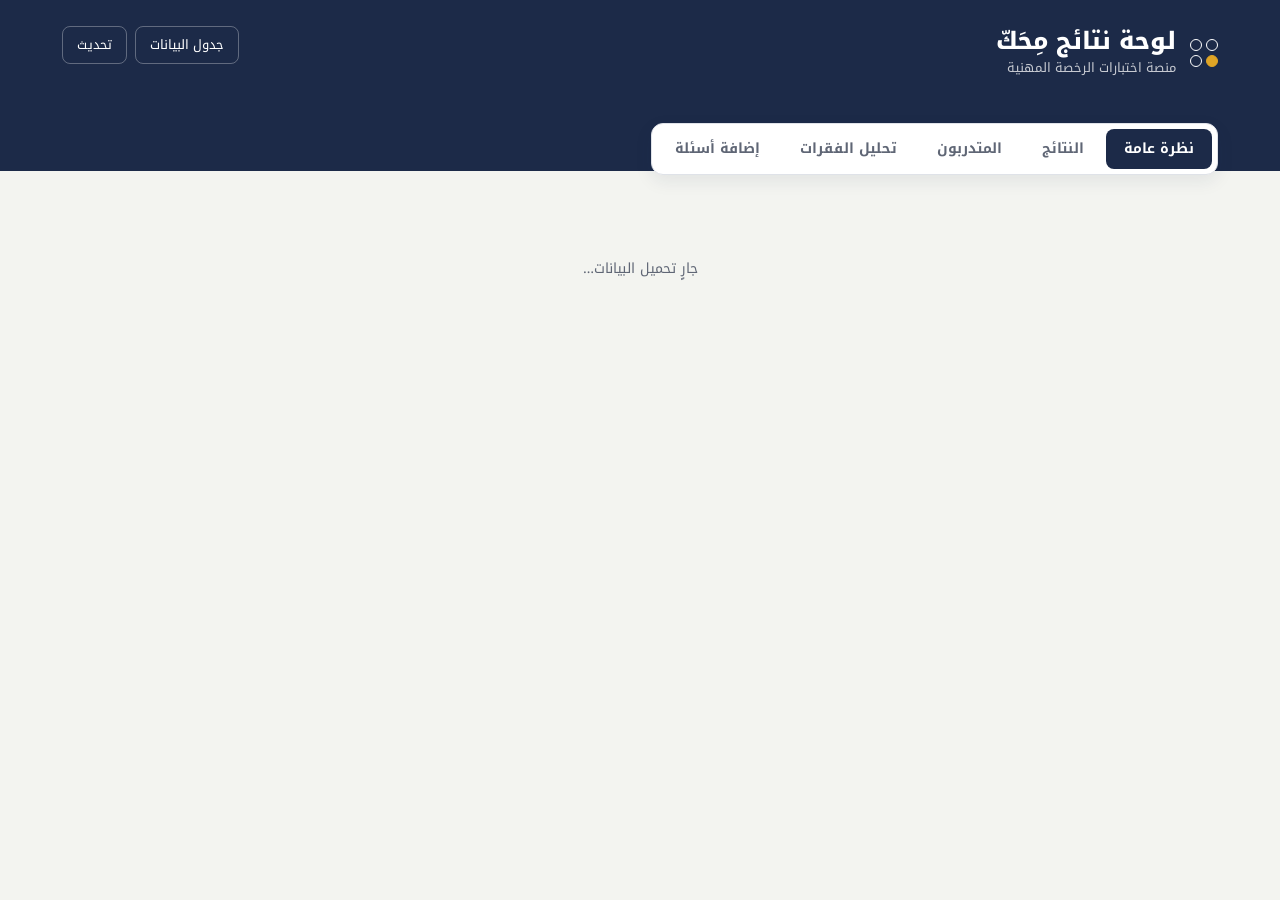
<file: apps-script/Dashboard.src.html>
<!DOCTYPE html>
<html lang="ar" dir="rtl">
<head>
<base target="_top">
<meta charset="utf-8">
<link href="https://fonts.googleapis.com/css2?family=Noto+Kufi+Arabic:wght@400;500;700;800&display=swap" rel="stylesheet">
<style>
:root{--ink:#1C2A48;--ink-2:#2B3D63;--ink-3:#3A4F7A;--paper:#F3F4F0;--card:#fff;--rule:#DFE2E8;--rule-2:#ECEEF2;--muted:#5F6675;--accent:#E0A526;--accent-soft:#FBEFD0;--ok:#2F7A57;--ok-soft:#E3F1EA;--bad:#B4442F;--bad-soft:#F6E4DF;--graphite:#3D4250}
*{box-sizing:border-box}body{margin:0;background:var(--paper);color:var(--ink);font-family:"Noto Kufi Arabic",system-ui,sans-serif;font-size:14px;line-height:1.7}
button,input,select,textarea{font:inherit;color:inherit}button{cursor:pointer}
:focus-visible{outline:3px solid var(--accent);outline-offset:2px}
.hero{background:var(--ink);color:#fff;padding:26px 0 70px}
.wrap{max-width:1200px;margin:0 auto;padding:0 22px}
.hero-top{display:flex;justify-content:space-between;align-items:flex-start;gap:16px;flex-wrap:wrap}
.brand{display:flex;gap:14px;align-items:center}
.mark{display:grid;grid-template-columns:repeat(2,12px);gap:4px}
.mark i{width:12px;height:12px;border-radius:50%;border:1.7px solid #fff;display:block}
.mark i:nth-child(3){background:var(--accent);border-color:var(--accent)}
.brand h1{margin:0;font-size:24px;font-weight:800;line-height:1.3}
.brand p{margin:0;opacity:.75;font-size:13px}
.hero-links{display:flex;gap:8px;flex-wrap:wrap}
.hl{color:#fff;text-decoration:none;border:1px solid rgba(255,255,255,.3);border-radius:8px;padding:7px 14px;font-size:13px;background:none}
.hl:hover{background:rgba(255,255,255,.08)}
.greet{margin:22px 0 0;font-size:15px;opacity:.85}
.greet b{font-size:22px;display:block;color:#fff}
main.wrap{margin-top:-48px;padding-bottom:60px}
.tabs{display:inline-flex;gap:4px;background:var(--card);border:1px solid var(--rule);border-radius:12px;padding:5px;margin-bottom:18px;box-shadow:0 6px 18px rgba(28,42,72,.08)}
.tabs button{background:none;border:0;padding:8px 18px;font-weight:700;color:var(--muted);border-radius:8px;white-space:nowrap}
.tabs button[aria-selected=true]{background:var(--ink);color:#fff}
.kpis{display:grid;grid-template-columns:repeat(4,1fr);gap:14px;margin-bottom:16px}
.kpi{background:var(--card);border:1px solid var(--rule);border-radius:14px;padding:18px 20px;position:relative;overflow:hidden}
.kpi::before{content:"";position:absolute;inset-inline-start:0;top:0;bottom:0;width:4px;background:var(--accent)}
.kpi span{color:var(--muted);font-size:13px;display:block}
.kpi b{display:block;font-size:32px;font-weight:800;font-variant-numeric:tabular-nums;line-height:1.35}
.kpi small{color:var(--muted);font-size:12px}
.grid2{display:grid;grid-template-columns:1.2fr 1fr;gap:14px;margin-bottom:16px}
.card{background:var(--card);border:1px solid var(--rule);border-radius:14px;padding:18px 20px}
.card h2{font-size:15px;margin:0 0 4px}
.card .sub{color:var(--muted);font-size:12.5px;margin:0 0 12px}
.brow{display:grid;grid-template-columns:minmax(120px,1.3fr) 2fr 54px;gap:12px;align-items:center;font-size:13px;padding:6px 0;border-bottom:1px solid var(--rule-2)}
.brow:last-child{border-bottom:0}
.bbar{height:10px;background:var(--rule-2);border-radius:10px;overflow:hidden}.bbar i{display:block;height:100%;border-radius:10px}
.brow b{text-align:end;font-variant-numeric:tabular-nums}
.spark{display:flex;align-items:flex-end;gap:5px;height:120px;padding-top:6px;direction:ltr}
.spark div{flex:1;display:flex;flex-direction:column;align-items:center;gap:4px;height:100%;justify-content:flex-end}
.spark i{display:block;width:100%;background:var(--ink-3);border-radius:4px 4px 0 0;min-height:2px}
.spark i.today{background:var(--accent)}
.spark small{font-size:10px;color:var(--muted)}
.filters{display:flex;flex-wrap:wrap;gap:8px;margin-bottom:12px;align-items:end;background:var(--card);border:1px solid var(--rule);border-radius:14px;padding:12px 14px}
.filters label{display:flex;flex-direction:column;font-size:12px;color:var(--muted);gap:2px}
.filters select,.filters input{border:1.5px solid var(--rule);border-radius:8px;padding:7px 9px;background:#fff;min-width:130px;color:var(--ink)}
.btn{background:var(--ink);color:#fff;border:0;border-radius:8px;padding:8px 16px;font-weight:700}
.btn.ghost{background:#fff;color:var(--ink);border:1.5px solid var(--ink)}
.btn.sm{padding:4px 10px;font-size:12.5px}
.tbl-wrap{overflow-x:auto;background:var(--card);border:1px solid var(--rule);border-radius:14px}
table{width:100%;border-collapse:collapse;font-size:13.5px}
th,td{padding:11px 14px;text-align:start;border-bottom:1px solid var(--rule-2);vertical-align:middle}
th{background:#FAFBF8;color:var(--muted);font-size:12.5px;white-space:nowrap}
tr:last-child td{border-bottom:0}
td.n{font-weight:800;font-variant-numeric:tabular-nums}
.who{display:flex;gap:10px;align-items:center}
.av{width:34px;height:34px;border-radius:50%;background:var(--accent-soft);color:var(--ink);display:grid;place-items:center;font-weight:800;font-size:13px;flex:none}
.who small{display:block;color:var(--muted);font-size:12px;line-height:1.4}
.pill{display:inline-block;border-radius:20px;padding:1px 10px;font-size:12px;font-weight:700}
.p0{background:var(--bad-soft);color:var(--bad)}.p1{background:var(--accent-soft);color:var(--ink)}.p2{background:#E4EAF5;color:var(--ink)}.p3{background:var(--ok-soft);color:var(--ok)}
.tag{display:inline-block;border:1px solid var(--rule);border-radius:6px;padding:0 8px;font-size:12px;color:var(--muted)}
.detail td{background:#FAFBF8;font-size:13px;color:var(--graphite)}
.muted{color:var(--muted)}
.empty{padding:40px;text-align:center;color:var(--muted)}
.form{background:var(--card);border:1px solid var(--rule);border-radius:14px;padding:20px;margin-bottom:18px;display:grid;grid-template-columns:1fr 1fr;gap:12px}
.form label{display:flex;flex-direction:column;gap:3px;font-size:13px;font-weight:700}
.form input,.form select,.form textarea{border:1.5px solid var(--rule);border-radius:8px;padding:8px 10px;font-weight:400}
.form .full{grid-column:1/-1}
.msg{font-size:13px;margin:0}.msg.ok{color:var(--ok)}.msg.bad{color:var(--bad)}
.loading{padding:50px;text-align:center;color:var(--muted)}
a.wa{color:var(--ok);font-weight:700;text-decoration:none}
@media(max-width:900px){.kpis{grid-template-columns:1fr 1fr}.grid2{grid-template-columns:1fr}.form{grid-template-columns:1fr}}
.iopts{display:grid;gap:3px;margin-top:6px}.io{display:flex;justify-content:space-between;gap:10px;font-size:12px;color:var(--muted);border-bottom:1px dashed var(--rule);padding:2px 0}.io.ok{color:var(--ok);font-weight:700}.io b{font-variant-numeric:tabular-nums}
@media(max-width:520px){.kpi b{font-size:26px}.tabs{display:flex;overflow-x:auto}}
</style>
</head>
<body>
<header class="hero"><div class="wrap">
  <div class="hero-top">
    <div class="brand"><span class="mark" aria-hidden="true"><i></i><i></i><i></i><i></i></span><div><h1>لوحة نتائج مِحَكّ</h1><p id="org">منصة اختبارات الرخصة المهنية</p></div></div>
    <div class="hero-links"><a class="hl" id="sheetLink" href="#" target="_blank" rel="noopener">جدول البيانات</a><button class="hl" id="reloadTop">تحديث</button></div>
  </div>
  <p class="greet" id="greet"></p>
</div></header>
<main class="wrap">
  <div class="tabs" role="tablist">
    <button role="tab" aria-selected="true" data-tab="overview">نظرة عامة</button>
    <button role="tab" aria-selected="false" data-tab="results">النتائج</button>
    <button role="tab" aria-selected="false" data-tab="people">المتدربون</button>
    <button role="tab" aria-selected="false" data-tab="items">تحليل الفقرات</button>
    <button role="tab" aria-selected="false" data-tab="questions">إضافة أسئلة</button>
  </div>
  <section id="overview"><p class="loading">جارٍ تحميل البيانات…</p></section>
  <section id="results" hidden></section>
  <section id="people" hidden></section>
  <section id="items" hidden></section>
  <section id="questions" hidden></section>
</main>
<script>
/*SPECS*/
const BANK_LIST=[{id:'gen',name:GENERAL.name,axes:GENERAL.standards}];SPECS.forEach(g=>g.items.forEach(s=>BANK_LIST.push(s)));
const BANK=Object.fromEntries(BANK_LIST.map(b=>[b.id,b]));
const esc=s=>String(s??'').replace(/[&<>"']/g,c=>({'&':'&amp;','<':'&lt;','>':'&gt;','"':'&quot;',"'":'&#39;'}[c]));
const band=p=>p>=80?3:p>=70?2:p>=50?1:0;
const BAND_NAMES=['أقل من ٥٠','٥٠–٦٩','٧٠–٧٩','٨٠ فأعلى'],BAND_COLORS=['var(--bad)','var(--accent)','var(--ink-3)','var(--ok)'];
const ar=n=>String(n).replace(/\d/g,d=>'٠١٢٣٤٥٦٧٨٩'[d]);
let RES=[],QS=[],open=null;
const run=(fn,arg)=>new Promise((ok,no)=>{const r=google.script.run.withSuccessHandler(ok).withFailureHandler(no);arg===undefined?r[fn]():r[fn](arg);});
const initials=n=>String(n||'؟').trim().split(/\s+/).slice(0,2).map(w=>w[0]).join(' ');
const pkey=r=>r.phone||r.name;
const isFull=r=>r.mode!=='تدريب';
const modeName=r=>isFull(r)?'اختبار كامل':'تدريب';
const when=ts=>new Date(ts).toLocaleString('ar-SA-u-ca-gregory',{day:'numeric',month:'short',hour:'2-digit',minute:'2-digit'});

document.querySelectorAll('[data-tab]').forEach(b=>b.onclick=()=>{
  document.querySelectorAll('[data-tab]').forEach(x=>x.setAttribute('aria-selected',x===b));
  ['overview','results','people','items','questions'].forEach(id=>document.getElementById(id).hidden=id!==b.dataset.tab);
  if(b.dataset.tab==='people')drawPeople(); if(b.dataset.tab==='questions')loadQuestions(); if(b.dataset.tab==='items')drawItemsShell();
});
run('getMeta').then(m=>{
  if(m.accent){document.documentElement.style.setProperty('--accent',m.accent);document.documentElement.style.setProperty('--accent-soft',m.accent+'38');}
  if(m.org)document.getElementById('org').textContent=m.org;
  document.getElementById('greet').innerHTML=(m.owner?'<b>'+esc(m.owner)+'</b>':'')+'متابعة أداء المتدربين في اختبارات الرخصة المهنية';
  document.getElementById('sheetLink').href=m.url;
}).catch(()=>{});
document.getElementById('reloadTop').onclick=()=>{document.getElementById('overview').innerHTML='<p class="loading">جارٍ التحديث…</p>';load();};

function load(){run('getResults').then(r=>{RES=r.sort((a,b)=>b.ts-a.ts);drawOverview();drawResults();}).catch(e=>{document.getElementById('overview').innerHTML='<p class="empty">تعذّر تحميل النتائج: '+esc(e.message)+'</p>';});}
load();

/* ---------- نظرة عامة ---------- */
function axesAgg(rows){
  const agg={};
  rows.forEach(r=>String(r.axes||'').split(' | ').forEach(p=>{const m=p.match(/^(.*):\s*(\d+)\/(\d+)$/);if(!m)return;const k=m[1].trim();agg[k]=agg[k]||{c:0,n:0};agg[k].c+=+m[2];agg[k].n+=+m[3];}));
  return Object.entries(agg).map(([k,v])=>({name:k,p:Math.round(v.c/v.n*100),n:v.n}));
}
function barRow(name,p){return '<div class="brow"><span>'+esc(name)+'</span><div class="bbar"><i style="width:'+p+'%;background:'+(p<50?'var(--bad)':p<70?'var(--accent)':'var(--ok)')+'"></i></div><b>'+ar(p)+'٪</b></div>';}
function drawOverview(){
  const el=document.getElementById('overview');
  if(!RES.length){el.innerHTML='<div class="card empty">لم تصل أي نتيجة بعد. حين ينهي متدرب اختبارًا في المنصة تظهر نتيجته هنا.</div>';return;}
  const sims=RES.filter(isFull);
  const people=new Set(RES.map(pkey)).size;
  const avg=sims.length?Math.round(sims.reduce((a,r)=>a+Number(r.pct),0)/sims.length):0;
  const pass=sims.length?Math.round(sims.filter(r=>r.pct>=50).length/sims.length*100):0;
  const week=RES.filter(r=>r.ts>Date.now()-7*864e5).length;
  let h='<div class="kpis">'+[[ar(people),'المتدربون','سجّلوا في المنصة'],[ar(RES.length),'المحاولات','منها '+ar(sims.length)+' اختبارًا كاملًا'],[ar(avg)+'٪','متوسط الدرجات','لجميع الاختبارات'],[ar(pass)+'٪','بلغوا ٥٠ فأكثر','في الاختبارات الكاملة']].map(k=>'<div class="kpi"><span>'+k[1]+'</span><b>'+k[0]+'</b><small>'+k[2]+'</small></div>').join('')+'</div>';
  const days=[...Array(14)].map((_,i)=>{const d=new Date();d.setHours(0,0,0,0);d.setDate(d.getDate()-13+i);return d;});
  const counts=days.map(d=>RES.filter(r=>r.ts>=d.getTime()&&r.ts<d.getTime()+864e5).length);const mx=Math.max(1,...counts);
  const spark='<div class="spark">'+days.map((d,i)=>'<div title="'+ar(counts[i])+'"><i class="'+(i===13?'today':'')+'" style="height:'+(counts[i]/mx*100)+'%"></i><small>'+ar(d.getDate())+'</small></div>').join('')+'</div>';
  const cnt=[0,0,0,0];sims.forEach(r=>cnt[band(r.pct)]++);const m2=Math.max(1,...cnt);
  const dist=cnt.map((c,i)=>'<div class="brow"><span>'+BAND_NAMES[i]+'</span><div class="bbar"><i style="width:'+(c/m2*100)+'%;background:'+BAND_COLORS[i]+'"></i></div><b>'+ar(c)+'</b></div>').join('');
  h+='<div class="grid2"><div class="card"><h2>النشاط</h2><p class="sub">عدد المحاولات في آخر ١٤ يومًا، منها '+ar(week)+' هذا الأسبوع</p>'+spark+'</div><div class="card"><h2>توزيع الدرجات</h2><p class="sub">بحسب نطاقات الرخصة المهنية</p>'+dist+'</div></div>';
  const gen=axesAgg(sims.filter(r=>r.bank==='gen')).sort((a,b)=>a.p-b.p);
  const byTest={};sims.forEach(r=>{(byTest[r.test]=byTest[r.test]||[]).push(Number(r.pct));});
  const tests=Object.entries(byTest).map(([t,a])=>({t,avg:Math.round(a.reduce((x,y)=>x+y,0)/a.length),n:a.length})).sort((a,b)=>b.n-a.n).slice(0,8);
  h+='<div class="grid2"><div class="card"><h2>الأداء في معايير التربوي العام</h2><p class="sub">نسبة الإجابات الصحيحة لكل معيار، الأضعف أولًا</p>'+(gen.length?gen.map(g=>barRow(g.name,g.p)).join(''):'<p class="muted">لا توجد اختبارات كاملة في التربوي العام بعد.</p>')+'</div>'+
     '<div class="card"><h2>متوسط كل اختبار</h2><p class="sub">في الاختبارات الكاملة، مرتبة بعدد المحاولات</p>'+(tests.length?tests.map(t=>barRow(t.t+' ('+ar(t.n)+')',t.avg)).join(''):'<p class="muted">لا توجد بيانات.</p>')+'</div></div>';
  h+='<div class="card" style="padding:0"><div style="padding:16px 20px 6px"><h2>آخر النتائج</h2></div><div class="tbl-wrap" style="border:0;border-radius:0 0 14px 14px"><table><tbody>'+RES.slice(0,6).map(r=>'<tr><td><div class="who"><span class="av">'+esc(initials(r.name))+'</span><div>'+esc(r.name)+'<small>'+esc([r.stage,r.spec].filter(Boolean).join(' — '))+'</small></div></div></td><td>'+esc(r.test)+' <span class="tag">'+esc(modeName(r))+'</span></td><td class="n"><span class="pill p'+band(r.pct)+'">'+ar(r.pct)+'٪</span></td><td class="muted">'+when(r.ts)+'</td></tr>').join('')+'</tbody></table></div></div>';
  el.innerHTML=h;
}

/* ---------- النتائج ---------- */
function filtered(){
  const f=id=>(document.getElementById(id)||{}).value||'';
  const t=f('fTest'),m=f('fMode'),s=f('fSpec'),st=f('fStage'),q=f('fQ').trim(),d=f('fFrom');
  return RES.filter(r=>(!t||r.bank===t)&&(!m||modeName(r)===m)&&(!s||r.spec===s)&&(!st||r.stage===st)&&(!q||String(r.name).includes(q)||String(r.phone).includes(q))&&(!d||r.ts>=new Date(d).getTime()));
}
function drawResults(){
  const el=document.getElementById('results');
  if(!RES.length){el.innerHTML='<div class="card empty">لم تصل أي نتيجة بعد.</div>';return;}
  const specs=[...new Set(RES.map(r=>r.spec).filter(Boolean))].sort();
  const tests=[...new Set(RES.map(r=>r.bank))];
  el.innerHTML='<div class="filters"><label>الاختبار<select id="fTest"><option value="">الكل</option>'+tests.map(b=>'<option value="'+esc(b)+'">'+esc((BANK[b]||{}).name||b)+'</option>').join('')+'</select></label>'+
   '<label>الطريقة<select id="fMode"><option value="">الكل</option><option>اختبار كامل</option><option>تدريب</option></select></label>'+
   '<label>المرحلة<select id="fStage"><option value="">الكل</option><option>ابتدائي</option><option>متوسط</option><option>ثانوي</option></select></label>'+
   '<label>تخصص المتدرب<select id="fSpec"><option value="">الكل</option>'+specs.map(s=>'<option>'+esc(s)+'</option>').join('')+'</select></label>'+
   '<label>بحث بالاسم<input id="fQ" type="search"></label><label>من تاريخ<input id="fFrom" type="date"></label>'+
   '<button class="btn ghost" id="csv">تصدير CSV</button></div>'+
   '<div class="tbl-wrap"><table><thead><tr><th>المتدرب</th><th>الاختبار</th><th>الدرجة</th><th>الصحيحة</th><th>المدة</th><th>التاريخ</th><th></th></tr></thead><tbody id="rows"></tbody></table></div>';
  ['fTest','fMode','fSpec','fStage','fQ','fFrom'].forEach(id=>document.getElementById(id).addEventListener('input',paint));
  document.getElementById('csv').onclick=csv;
  paint();
}
function paint(){
  const rows=filtered();
  document.getElementById('rows').innerHTML=rows.map(r=>'<tr><td><div class="who"><span class="av">'+esc(initials(r.name))+'</span><div>'+esc(r.name)+'<small>'+esc([r.stage,r.spec].filter(Boolean).join(' — '))+'</small></div></div></td><td>'+esc(r.test)+' <span class="tag">'+esc(modeName(r))+'</span></td><td class="n"><span class="pill p'+band(r.pct)+'">'+ar(r.pct)+'٪</span></td><td class="n">'+ar(r.correct)+' / '+ar(r.total)+'</td><td>'+ar(r.minutes)+' د</td><td class="muted">'+when(r.ts)+'</td><td><button class="btn ghost sm" data-d="'+esc(r.id)+'">'+(open===r.id?'إخفاء':'تفاصيل')+'</button></td></tr>'+
    (open===r.id?'<tr class="detail"><td colspan="7"><b>الأداء في المحاور:</b> '+esc(r.axes)+'<br><b>أرقام الأسئلة الخاطئة أو غير المُجابة:</b> '+(esc(r.wrong)||'لا يوجد')+'<br><b>انتهى الوقت:</b> '+esc(r.timeUp)+' — <b>المُجاب:</b> '+ar(r.answered)+' من '+ar(r.total)+' <button class="btn ghost sm" data-del="'+esc(r.id)+'" style="margin-inline-start:10px">حذف هذه النتيجة</button></td></tr>':'')).join('')||'<tr><td colspan="7" class="empty">لا توجد نتائج تطابق التصفية.</td></tr>';
  document.querySelectorAll('[data-d]').forEach(b=>b.onclick=()=>{open=open===b.dataset.d?null:b.dataset.d;paint();});
  document.querySelectorAll('[data-del]').forEach(b=>b.onclick=()=>{if(!confirm('حذف النتيجة نهائيًا من الجدول؟'))return;run('deleteResult',b.dataset.del).then(r=>{RES=r.sort((a,b)=>b.ts-a.ts);open=null;paint();drawOverview();});});
}
function csv(){
  const rows=filtered(),h=['التاريخ','الاسم','الجوال','المرحلة','التخصص','الاختبار','الطريقة','الدرجة','الصحيحة','العدد','المدة','الأداء في المحاور'];
  const q=v=>'"'+String(v??'').replace(/"/g,'""')+'"';
  const body=rows.map(r=>[new Date(r.ts).toISOString().slice(0,16).replace('T',' '),r.name,r.phone,r.stage,r.spec,r.test,r.mode,r.pct,r.correct,r.total,r.minutes,r.axes].map(q).join(','));
  const blob=new Blob(['﻿'+[h.map(q).join(',')].concat(body).join('\n')],{type:'text/csv;charset=utf-8'});
  const a=document.createElement('a');a.href=URL.createObjectURL(blob);a.download='نتائج-المنصة.csv';a.click();
}

/* ---------- المتدربون ---------- */
function drawPeople(){
  const el=document.getElementById('people');
  if(!RES.length){el.innerHTML='<div class="card empty">لا يوجد متدربون بعد.</div>';return;}
  const by={};RES.forEach(r=>{(by[pkey(r)]=by[pkey(r)]||[]).push(r);});
  const list=Object.values(by).map(a=>{const sims=a.filter(isFull);const g=sims.filter(r=>r.bank==='gen'),s=sims.filter(r=>r.bank!=='gen');
    return {name:a[0].name,stage:a[0].stage||'',phone:a[0].phone,spec:a[0].spec||(a.find(r=>r.bank!=='gen')||{}).test||'',n:a.length,last:a[0].ts,g:g.length?Math.max(...g.map(r=>r.pct)):null,s:s.length?Math.max(...s.map(r=>r.pct)):null};}).sort((a,b)=>b.last-a.last);
  const wa=p=>{const d=String(p).replace(/\D/g,'');return d.startsWith('05')?'966'+d.slice(1):d;};
  const cell=v=>v==null?'<span class="muted">—</span>':'<span class="pill p'+band(v)+'">'+ar(v)+'٪</span>';
  el.innerHTML='<div class="tbl-wrap"><table><thead><tr><th>المتدرب</th><th>المحاولات</th><th>أعلى درجة: التربوي العام</th><th>أعلى درجة: التخصص</th><th>آخر نشاط</th></tr></thead><tbody>'+
    list.map(p=>'<tr><td><div class="who"><span class="av">'+esc(initials(p.name))+'</span><div>'+esc(p.name)+'<small>'+esc([p.stage,p.spec].filter(Boolean).join(' — '))+(p.phone?' — <a class="wa" target="_blank" rel="noopener" href="https://wa.me/'+wa(p.phone)+'">'+esc(p.phone)+'</a>':'')+'</small></div></div></td><td class="n">'+ar(p.n)+'</td><td class="n">'+cell(p.g)+'</td><td class="n">'+cell(p.s)+'</td><td class="muted">'+new Date(p.last).toLocaleDateString('ar-SA-u-ca-gregory',{day:'numeric',month:'short'})+'</td></tr>').join('')+'</tbody></table></div>';
}

/* ---------- الأسئلة المضافة ---------- */
/* ---------- تحليل الفقرات ---------- */
function drawItemsShell(){
  const el=document.getElementById('items');
  if(el.dataset.ready)return; el.dataset.ready=1;
  const used=[...new Set(RES.filter(isFull).map(r=>r.bank))];
  el.innerHTML='<div class="filters"><label>الاختبار<select id="iBank">'+(used.length?used:['gen']).map(b=>'<option value="'+esc(b)+'">'+esc((BANK[b]||{}).name||b)+'</option>').join('')+'</select></label>'+
    '<label>عرض<select id="iShow"><option value="flag">الأسئلة التي تحتاج مراجعة</option><option value="all">كل الأسئلة</option></select></label></div>'+
    '<div class="card" style="font-size:13px;line-height:1.9"><b>طريقة القراءة:</b> السهولة نسبة من أجابوا إجابة صحيحة، والمقبول غالبًا بين ٠٫٣٠ و٠٫٩٠. '+
    'التمييز ارتباط السؤال بدرجة المتدرب في بقية الأسئلة: ٠٫٤٠ فأعلى جيد جدًا، و٠٫٣٠–٠٫٣٩ جيد، و٠٫٢٠–٠٫٢٩ يحتاج تحسينًا، وأقل من ٠٫٢٠ ضعيف، والسالب يدل غالبًا على خطأ في السؤال أو مفتاحه. '+
    'البديل الذي يختاره أقل من ٥٪ لا يؤدي وظيفته. تُحسب الأرقام من الاختبارات الكاملة فقط، ولا يُعتد بها قبل ٣٠ محاولة تقريبًا.</div><div id="iBody"></div>';
  document.getElementById('iBank').onchange=loadItems; document.getElementById('iShow').onchange=drawItems; loadItems();
}
let IST=null;
function loadItems(){
  const b=document.getElementById('iBank').value, body=document.getElementById('iBody');
  body.innerHTML='<p class="loading">جارٍ الحساب…</p>';
  run('getItemStats',b).then(r=>{IST=r;drawItems();}).catch(e=>body.innerHTML='<p class="empty">'+esc(e.message)+'</p>');
}
function drawItems(){
  const body=document.getElementById('iBody'), show=document.getElementById('iShow').value;
  if(!IST||!IST.n){body.innerHTML='<p class="empty">لا توجد بعد اختبارات كاملة مسجلة بإجاباتها التفصيلية في هذا الاختبار.</p>';return;}
  const f2=v=>v==null?'—':ar(v.toFixed(2));
  const flags=it=>{const f=[];if(it.n>=5){if(it.p>0.9)f.push('سهل جدًا');if(it.p<0.3)f.push('صعب جدًا');if(it.rpb!=null&&it.rpb<0.2)f.push(it.rpb<0?'تمييز سالب':'تمييز ضعيف');
    [1,2,3].forEach(k=>{if(it.opts[k]&&it.dist[k]/it.n<0.05)f.push('البديل '+ar(k)+' لا يجذب أحدًا');});}return f;};
  const list=IST.items.filter(it=>show==='all'||flags(it).length);
  const opt=(it,k)=>{const t=it.opts[k];if(!t&&k)return '';const pct=it.n?Math.round(100*it.dist[k]/it.n):0;
    return '<div class="io'+(k===0?' ok':'')+'"><span>'+(k===0?'✓ ':'')+esc(t||'')+'</span><b>'+ar(pct)+'٪</b></div>';};
  body.innerHTML='<p class="muted">عدد الاختبارات الكاملة المحللة: <b>'+ar(IST.n)+'</b> — الأسئلة المعروضة: '+ar(list.length)+' من '+ar(IST.items.length)+'</p>'+
    (list.length?'<div class="tbl-wrap"><table><thead><tr><th>السؤال وتوزيع الإجابات</th><th>المجيبون</th><th>السهولة</th><th>التمييز</th><th>ملاحظات</th></tr></thead><tbody>'+
    list.map(it=>{const f=flags(it);return '<tr><td style="min-width:320px">'+esc(it.q||it.id)+'<div class="iopts">'+[0,1,2,3].map(k=>opt(it,k)).join('')+
      (it.dist[4]?'<div class="io"><span>لم يُجب</span><b>'+ar(Math.round(100*it.dist[4]/it.n))+'٪</b></div>':'')+'</div></td><td class="n">'+ar(it.n)+'</td><td class="n">'+f2(it.p)+'</td><td class="n">'+f2(it.rpb)+
      '</td><td>'+(f.length?f.map(x=>'<span class="pill p0" style="display:inline-block;margin:2px">'+esc(x)+'</span>').join(''):'<span class="pill p3">جيد</span>')+'</td></tr>';}).join('')+'</tbody></table></div>'
    :'<p class="empty">لا توجد أسئلة تحتاج مراجعة وفق المؤشرات الحالية.</p>');
}

function loadQuestions(){
  const el=document.getElementById('questions');
  el.innerHTML='<p class="loading">جارٍ التحميل…</p>';
  run('getQuestions').then(q=>{QS=q;drawQuestions();}).catch(e=>el.innerHTML='<p class="empty">'+esc(e.message)+'</p>');
}
function drawQuestions(){
  const el=document.getElementById('questions');
  el.innerHTML='<form class="form" id="qf"><label>البنك<select name="bank" id="qBank">'+BANK_LIST.map(b=>'<option value="'+b.id+'">'+esc(b.name)+'</option>').join('')+'</select></label>'+
   '<label>المحور أو المعيار<select name="axis" id="qAxis"></select></label>'+
   '<label class="full">نص السؤال<textarea name="q" rows="3" required></textarea></label>'+
   '<label>الإجابة الصحيحة<input name="correct" required></label><label>بديل خاطئ 1<input name="d1" required></label>'+
   '<label>بديل خاطئ 2<input name="d2"></label><label>بديل خاطئ 3<input name="d3"></label>'+
   '<label class="full">التفسير (يظهر للمتدرب بعد الإجابة)<input name="e"></label>'+
   '<div class="full" style="display:flex;gap:12px;align-items:center"><button class="btn" type="submit">إضافة السؤال</button><p class="msg" id="qMsg"></p></div>'+
   '<p class="muted full" style="margin:0">ترتيب البدائل يُخلط تلقائيًا عند العرض، فاكتبي الإجابة الصحيحة في حقلها فقط. يظهر السؤال في المنصة من الاختبار التالي.</p></form>'+
   '<div class="tbl-wrap"><table><thead><tr><th>البنك</th><th>السؤال</th><th>الصحيحة</th><th>الحالة</th><th></th></tr></thead><tbody>'+
   (QS.length?QS.map(q=>'<tr><td>'+esc((BANK[q.bank]||{}).name||q.bank)+'</td><td>'+esc(q.q)+'<div class="muted" style="font-size:12px">'+esc(q.axis)+'</div></td><td>'+esc(q.correct)+'</td><td>'+(q.active?'<span class="pill p3">مفعّل</span>':'<span class="pill p0">موقوف</span>')+'</td><td><button class="btn ghost sm" data-t="'+q.row+'">'+(q.active?'إيقاف':'تفعيل')+'</button></td></tr>').join(''):'<tr><td colspan="5" class="empty">لم تُضف أسئلة بعد. الأسئلة الأساسية في المنصة لا تظهر هنا.</td></tr>')+'</tbody></table></div>';
  const fillAxis=()=>{const b=BANK[document.getElementById('qBank').value];document.getElementById('qAxis').innerHTML=b.axes.map(a=>'<option>'+esc(a)+'</option>').join('');};
  document.getElementById('qBank').onchange=fillAxis;fillAxis();
  document.getElementById('qf').onsubmit=e=>{e.preventDefault();const f=Object.fromEntries(new FormData(e.target));const m=document.getElementById('qMsg');m.className='msg';m.textContent='جارٍ الحفظ…';
    run('addQuestion',f).then(q=>{QS=q;drawQuestions();const mm=document.getElementById('qMsg');mm.className='msg ok';mm.textContent='أُضيف السؤال.';}).catch(err=>{m.className='msg bad';m.textContent=err.message;});};
  document.querySelectorAll('[data-t]').forEach(b=>b.onclick=()=>run('toggleQuestion',Number(b.dataset.t)).then(q=>{QS=q;drawQuestions();}));
}
</script>
</body>
</html>
</file>
<file: css/style.css>
:root{
  --ink:#1C2A48; --ink-2:#2B3D63; --paper:#F5F6F1; --sheet:#FFFFFF;
  --graphite:#3D4250; --rule:#D9DCE3; --rule-2:#E9EBEF; --muted:#5F6675;
  --mark:#E0A526; --mark-soft:#FBEFD0; --mark-text:#6B4E0B; --ok:#2F7A57; --ok-soft:#E3F1EA; --bad:#B4442F; --bad-soft:#F6E4DF;
  --kufi:"Noto Kufi Arabic",system-ui,sans-serif; --naskh:"Noto Naskh Arabic",serif; --latin:"Source Serif 4",Georgia,serif;
  --r-s:6px; --r-m:10px;
}
*{box-sizing:border-box}
html{-webkit-text-size-adjust:100%}
body{margin:0;background:var(--paper);color:var(--ink);font-family:var(--kufi);font-size:15px;line-height:1.75}
button,input,select,textarea{font:inherit;color:inherit}
button{cursor:pointer}
:focus-visible{outline:3px solid var(--mark);outline-offset:2px;border-radius:4px}
.wrap{max-width:1080px;margin:0 auto;padding:0 20px}
.skip{position:absolute;inset-inline-start:-999px;top:0;background:var(--ink);color:#fff;padding:8px 14px;z-index:10}
.skip:focus{inset-inline-start:8px}
.muted{color:var(--muted)}
[hidden]{display:none!important}

/* الترويسة */
.top{background:var(--ink);color:#fff}
.top-in{display:flex;align-items:center;justify-content:space-between;gap:16px;min-height:64px}
.brand{display:flex;align-items:center;gap:12px;background:none;border:0;color:#fff;padding:6px 0;text-align:start}
.brand img{height:44px;width:44px;border-radius:50%;background:#fff;padding:2px}
.brand-mark{display:grid;grid-template-columns:repeat(2,11px);gap:4px}
.brand-mark i{width:11px;height:11px;border-radius:50%;border:1.6px solid #fff;display:block}
.brand-mark i:nth-child(3){background:var(--mark);border-color:var(--mark)}
.brand-text b{display:block;font-size:20px;font-weight:800;line-height:1.2}
.brand-text small{display:block;font-size:12px;opacity:.75;line-height:1.4}
.top-nav{display:flex;gap:4px;align-items:center}
.top-nav button{background:none;border:0;color:#fff;opacity:.85;padding:8px 12px;border-radius:var(--r-s);font-size:14px}
.top-nav button:hover{opacity:1;background:rgba(255,255,255,.08)}
.user-chip{border:1px solid rgba(255,255,255,.35)!important;max-width:180px;white-space:nowrap;overflow:hidden;text-overflow:ellipsis}

main{padding:28px 20px 56px;min-height:60vh}
.foot{border-top:1px solid var(--rule);padding:20px 0 32px;font-size:13px}
.foot p{margin:4px 0}

/* أزرار وحقول */
.btn{display:inline-flex;align-items:center;justify-content:center;gap:8px;background:var(--ink);color:#fff;border:0;border-radius:var(--r-s);padding:11px 22px;font-weight:700;font-size:15px;min-height:46px}
.btn:hover{background:var(--ink-2)}
a.btn{text-decoration:none}
.btn.ghost{background:transparent;color:var(--ink);border:1.5px solid var(--ink)}
.btn.ghost:hover{background:#fff}
.btn.mark{background:var(--mark);color:var(--ink)}
.btn.mark:hover{filter:brightness(.94)}
.btn.small{min-height:36px;padding:6px 14px;font-size:13.5px}
.btn:disabled{opacity:.45;cursor:not-allowed}
label.field{display:block;margin-bottom:16px}
label.field span{display:block;font-weight:700;font-size:14px;margin-bottom:6px}
label.field input,label.field select{width:100%;border:1.5px solid var(--rule);background:#fff;border-radius:var(--r-s);padding:11px 12px;min-height:46px}
label.field input:focus,label.field select:focus{border-color:var(--ink);outline:none}
.err{color:var(--bad);font-size:13.5px;margin:-8px 0 12px}

/* الرئيسية */
.hero{display:grid;grid-template-columns:1.1fr 1fr;gap:40px;align-items:center;padding:36px 0 24px}
.hero-main{text-align:center}
.hero-logo{width:104px;height:104px;border-radius:50%;display:block;margin:0 auto 6px;box-shadow:0 4px 16px rgba(58,49,104,.15)}
.hero .hero-name{font-size:clamp(96px,13vw,170px);line-height:1.2;font-weight:800;margin:0;letter-spacing:0}
.hero-side{display:grid;gap:16px}
.about{background:var(--ink);color:#fff;border-radius:var(--r-m);padding:20px 22px}
.about h2{font-size:16px;margin:0 0 10px}
.about dl{margin:0;display:grid;gap:10px}
.about dl div{border-top:1px solid rgba(255,255,255,.15);padding-top:10px}
.about dt{font-weight:700;font-size:14px;color:var(--mark)}
.about dd{margin:2px 0 0;font-size:13.5px;line-height:1.75;opacity:.92}
.hero-side .ready{padding:16px 20px 12px}
.hero-side .ready .who{margin-bottom:8px}
.hero-side .ready-row{padding:8px 0}
.hero-side .ready-row .val{font-size:22px}
.hero-org{font-size:15px;color:var(--muted);margin:-8px 0 14px;font-weight:500}
.hero-sub{font-size:clamp(20px,3vw,26px);font-weight:700;margin:4px 0 14px;color:var(--ink-2)}
.hero h1{font-size:clamp(28px,4.4vw,46px);line-height:1.35;font-weight:800;margin:0 0 14px;letter-spacing:-.3px}
.hero p.lead{font-family:var(--naskh);font-size:19px;line-height:1.9;color:var(--graphite);margin:0 auto 24px;max-width:36em}
.hero-actions{display:flex;flex-wrap:wrap;gap:12px;justify-content:center}

/* بطاقة الجاهزية: ورقة إجابة مصغرة */
.ready{background:var(--sheet);border:1.5px solid var(--ink);border-radius:var(--r-m);padding:22px 22px 18px;position:relative}
.ready h2{font-size:15px;margin:0 0 2px}
.ready .who{font-size:13px;color:var(--muted);margin:0 0 16px}
.ready-row{display:grid;grid-template-columns:1fr auto;align-items:center;gap:10px;padding:12px 0;border-top:1px dashed var(--rule)}
.ready-row .lbl{font-size:13.5px;font-weight:700}
.ready-row .lbl small{display:block;font-weight:400;color:var(--muted);font-size:12px}
.ready-row .val{font-size:28px;font-weight:800;font-variant-numeric:tabular-nums}
.ready-row .val.none{font-size:14px;font-weight:500;color:var(--muted)}
.bubbles{display:flex;gap:6px;margin-top:6px}
.bubbles i{width:14px;height:14px;border-radius:50%;border:1.5px solid var(--graphite);display:block}
.bubbles i.on{background:var(--graphite)}

/* اختيار الاختبار */
.section-h{display:flex;align-items:baseline;justify-content:space-between;gap:12px;margin:36px 0 14px;flex-wrap:wrap}
.section-h h2{font-size:22px;margin:0;font-weight:800}
.section-h p{margin:0;color:var(--muted);font-size:14px}
.general{display:grid;grid-template-columns:1fr auto;gap:20px;align-items:center;background:var(--ink);color:#fff;border-radius:var(--r-m);padding:24px 26px}
.general h3{margin:0 0 6px;font-size:21px}
.general ul{list-style:none;margin:0;padding:0;display:flex;flex-wrap:wrap;gap:6px 18px;font-size:13.5px;opacity:.9}
.general ul li::before{content:"";display:inline-block;width:8px;height:8px;border-radius:50%;background:var(--mark);margin-inline-end:7px;vertical-align:middle}
.general .acts{display:flex;flex-direction:column;gap:8px}
.general .btn.ghost{color:#fff;border-color:rgba(255,255,255,.6)}
.general .btn.ghost:hover{background:rgba(255,255,255,.08)}

.spec-tools{display:flex;gap:10px;margin-bottom:14px;flex-wrap:wrap}
.spec-tools input{flex:1;min-width:220px;border:1.5px solid var(--rule);border-radius:var(--r-s);padding:10px 12px;background:#fff}
.spec-group{margin-bottom:22px}
.spec-group h3{font-size:14px;color:var(--muted);font-weight:700;margin:0 0 8px;padding-bottom:6px;border-bottom:1px solid var(--rule)}
.spec-list{list-style:none;margin:0;padding:0;display:grid;grid-template-columns:repeat(auto-fill,minmax(250px,1fr));gap:0 24px}
.spec-list li{border-bottom:1px solid var(--rule-2)}
.spec-list button{width:100%;display:flex;justify-content:space-between;align-items:center;gap:10px;background:none;border:0;padding:12px 4px;text-align:start}
.spec-list button:hover{background:#fff}
.spec-list b{font-size:15px;font-weight:700}
.spec-list small{color:var(--muted);font-size:12.5px;white-space:nowrap}
.spec-list .mine b::after{content:"تخصصي";font-size:11px;font-weight:700;background:var(--mark-soft);color:var(--mark-text);border-radius:20px;padding:1px 8px;margin-inline-start:8px}

/* صفحات عامة */
.panel{background:var(--sheet);border:1px solid var(--rule);border-radius:var(--r-m);padding:26px}
.narrow{max-width:520px;margin:0 auto}
.page-h{margin:0 0 6px;font-size:24px;font-weight:800}
.page-sub{margin:0 0 22px;color:var(--muted);font-family:var(--naskh);font-size:17px}
.mode-pick{display:grid;grid-template-columns:1fr 1fr;gap:12px;margin:18px 0}
.mode-pick label{border:1.5px solid var(--rule);border-radius:var(--r-m);padding:14px;cursor:pointer;background:#fff;display:block}
.mode-pick input{position:absolute;opacity:0}
.mode-pick label:has(input:checked){border-color:var(--ink);box-shadow:inset 0 0 0 1px var(--ink)}
.mode-pick label:has(input:focus-visible){outline:3px solid var(--mark)}
.mode-pick b{display:block;font-size:15px}
.mode-pick small{color:var(--muted);font-size:13px;line-height:1.6;display:block}

/* شاشة الاختبار */
.exam{display:grid;grid-template-columns:1fr 250px;gap:22px;align-items:start}
.exam-bar{position:sticky;top:0;z-index:5;background:var(--paper);display:flex;justify-content:space-between;align-items:center;gap:12px;padding:10px 0 12px;border-bottom:2px solid var(--ink);margin-bottom:18px;grid-column:1/-1}
.exam-bar h1{font-size:16px;margin:0;font-weight:800}
.exam-bar small{display:block;color:var(--muted);font-size:12.5px;font-weight:500}
.timer{font-variant-numeric:tabular-nums;font-weight:800;font-size:20px;background:#fff;border:1.5px solid var(--ink);border-radius:var(--r-s);padding:4px 14px;direction:ltr}
.timer.low{color:var(--bad);border-color:var(--bad)}
.qcard{background:var(--sheet);border:1px solid var(--rule);border-radius:var(--r-m);padding:26px 26px 20px}
.qmeta{display:flex;justify-content:space-between;gap:10px;font-size:13px;color:var(--muted);margin-bottom:12px;flex-wrap:wrap}
.qtext{font-family:var(--naskh);font-size:21px;line-height:1.95;font-weight:600;margin:0 0 20px;white-space:pre-line}
.qcard[dir=ltr] .qtext,.qcard[dir=ltr] .opt{font-family:var(--latin)}
.opts{display:grid;gap:10px;margin:0;padding:0;list-style:none}
.opt{display:flex;align-items:center;gap:14px;width:100%;text-align:start;background:#fff;border:1.5px solid var(--rule);border-radius:var(--r-m);padding:12px 14px;font-family:var(--naskh);font-size:18px;line-height:1.7}
.opt:hover:not(:disabled){border-color:var(--graphite)}
.opt .bub{flex:none;width:32px;height:32px;border-radius:50%;border:2px solid var(--graphite);display:grid;place-items:center;font-family:var(--kufi);font-size:14px;font-weight:700;transition:background .15s,color .15s}
.opt[aria-pressed=true]{border-color:var(--ink)}
.opt[aria-pressed=true] .bub{background:var(--graphite);color:#fff}
.opt.right{border-color:var(--ok);background:var(--ok-soft)}
.opt.right .bub{background:var(--ok);border-color:var(--ok);color:#fff}
.opt.wrong{border-color:var(--bad);background:var(--bad-soft)}
.opt.wrong .bub{background:var(--bad);border-color:var(--bad);color:#fff}
.opt:disabled{cursor:default}
.explain{margin-top:16px;border-inline-start:4px solid var(--mark);background:var(--mark-soft);padding:12px 16px;border-radius:0 var(--r-s) var(--r-s) 0;font-family:var(--naskh);font-size:16.5px}
.explain b{font-family:var(--kufi);font-size:13.5px;display:block}
.qnav{display:flex;justify-content:space-between;gap:10px;margin-top:20px;flex-wrap:wrap}
.qnav .mid{display:flex;gap:10px}
.flag[aria-pressed=true]{background:var(--mark-soft);border-color:var(--mark);color:var(--mark-text)}
.side{position:sticky;top:76px;background:var(--sheet);border:1px solid var(--rule);border-radius:var(--r-m);padding:16px}
.side h2{font-size:14px;margin:0 0 10px}
.grid-nav{display:grid;grid-template-columns:repeat(6,1fr);gap:6px;direction:rtl}
.grid-nav button{aspect-ratio:1;border-radius:50%;border:1.5px solid var(--graphite);background:#fff;font-size:12px;font-weight:700;padding:0;font-variant-numeric:tabular-nums}
.grid-nav button.done{background:var(--graphite);color:#fff}
.grid-nav button.flagged{box-shadow:0 0 0 3px var(--mark)}
.grid-nav button.cur{outline:2px solid var(--ink);outline-offset:2px}
.grid-nav button.r{background:var(--ok);border-color:var(--ok);color:#fff}
.grid-nav button.w{background:var(--bad);border-color:var(--bad);color:#fff}
.legend{display:flex;flex-wrap:wrap;gap:6px 14px;font-size:12px;color:var(--muted);margin:12px 0}
.legend i{display:inline-block;width:11px;height:11px;border-radius:50%;border:1.5px solid var(--graphite);vertical-align:middle;margin-inline-end:5px}
.legend i.f{background:var(--graphite)}
.legend i.m{box-shadow:0 0 0 2px var(--mark)}
.side .btn{width:100%;margin-top:6px}

/* النتيجة */
.result-head{display:grid;grid-template-columns:auto 1fr;gap:28px;align-items:center;background:var(--sheet);border:1.5px solid var(--ink);border-radius:var(--r-m);padding:26px}
.score-ring{--p:0;width:150px;height:150px;border-radius:50%;background:conic-gradient(var(--c,var(--ink)) calc(var(--p)*1%),var(--rule-2) 0);display:grid;place-items:center}
.score-ring div{width:118px;height:118px;border-radius:50%;background:#fff;display:grid;place-items:center;text-align:center}
.score-ring b{font-size:36px;font-weight:800;line-height:1;font-variant-numeric:tabular-nums}
.score-ring small{display:block;font-size:12px;color:var(--muted)}
.result-head h1{margin:0 0 4px;font-size:22px}
.result-head .band{display:inline-block;font-weight:700;font-size:14px;padding:3px 12px;border-radius:20px;margin:6px 0 8px}
.band.b0{background:var(--bad-soft);color:var(--bad)}
.band.b1{background:var(--mark-soft);color:var(--mark-text)}
.band.b2{background:#E4EAF5;color:var(--ink)}
.band.b3{background:var(--ok-soft);color:var(--ok)}
.result-head p{margin:0;font-size:14px;color:var(--muted)}
.facts{display:flex;flex-wrap:wrap;gap:6px 22px;margin-top:10px;font-size:14px}
.facts b{font-variant-numeric:tabular-nums}
.send-state{font-size:13px;margin-top:10px}
.send-state.ok{color:var(--ok)} .send-state.bad{color:var(--bad)}
.breakdown{margin-top:28px}
.breakdown h2,.review h2{font-size:18px;margin:0 0 12px}
.bar-row{display:grid;grid-template-columns:minmax(150px,2.2fr) 3fr 64px;gap:14px;align-items:center;padding:9px 0;border-bottom:1px solid var(--rule-2);font-size:14px}
.bar{height:10px;background:var(--rule-2);border-radius:10px;overflow:hidden}
.bar i{display:block;height:100%;background:var(--ink);border-radius:10px}
.bar i.lowv{background:var(--bad)}
.bar-row .pct{font-weight:700;text-align:end;font-variant-numeric:tabular-nums}
.bar-row .pct small{display:block;font-weight:400;color:var(--muted);font-size:11.5px}
.dom-h{font-weight:800;font-size:14px;margin:16px 0 2px;color:var(--ink-2)}
.review{margin-top:30px}
.review-tabs{display:flex;gap:6px;margin-bottom:14px;flex-wrap:wrap}
.review-tabs button{border:1.5px solid var(--rule);background:#fff;border-radius:20px;padding:5px 14px;font-size:13.5px}
.review-tabs button[aria-pressed=true]{border-color:var(--ink);background:var(--ink);color:#fff}
.rev-item{background:#fff;border:1px solid var(--rule);border-radius:var(--r-m);padding:18px 20px;margin-bottom:12px}
.rev-item .qtext{font-size:18px;margin-bottom:12px}
.rev-item .opt{font-size:16px;padding:8px 12px}
.rev-item .opt .bub{width:26px;height:26px;font-size:12px}
.result-actions{display:flex;flex-wrap:wrap;gap:10px;margin-top:22px}

/* السجل */
.hist{width:100%;border-collapse:collapse;background:#fff;border:1px solid var(--rule);border-radius:var(--r-m);overflow:hidden;font-size:14px}
.hist th,.hist td{padding:11px 14px;text-align:start;border-bottom:1px solid var(--rule-2)}
.hist th{background:var(--paper);font-size:13px;color:var(--muted)}
.hist td.n{font-weight:800;font-variant-numeric:tabular-nums}
.empty{text-align:center;padding:40px 20px;color:var(--muted)}
.empty .btn{margin-top:12px}

/* النافذة */
.modal{position:fixed;inset:0;background:rgba(28,42,72,.55);display:grid;place-items:center;padding:20px;z-index:50}
.modal-box{background:#fff;border-radius:var(--r-m);padding:24px;max-width:420px;width:100%}
.modal-box h2{margin:0 0 8px;font-size:19px}
.modal-box p{margin:0 0 18px;font-family:var(--naskh);font-size:17px}
.modal-actions{display:flex;gap:10px}

.loading{padding:60px 0;text-align:center;color:var(--muted)}

@media (max-width:860px){
  .hero{grid-template-columns:1fr;gap:24px;padding-top:28px}
  .exam{grid-template-columns:1fr}
  .side{position:static;order:2}
  .general{grid-template-columns:1fr}
  .general .acts{flex-direction:row;flex-wrap:wrap}
}
@media (max-width:560px){
  .wrap{padding:0 14px}
  main{padding:20px 14px 44px}
  .brand-text small{display:none}
  .top-nav button{padding:8px 8px;font-size:13px}
  .qcard{padding:18px 16px}
  .qtext{font-size:18.5px}
  .opt{font-size:16.5px;padding:10px 12px}
  .result-head{grid-template-columns:1fr;justify-items:center;text-align:center}
  .facts{justify-content:center}
  .bar-row{grid-template-columns:1fr 54px;gap:6px 10px}
  .bar-row .bar{grid-column:1/-1;grid-row:2}
  .mode-pick{grid-template-columns:1fr}
  .grid-nav{grid-template-columns:repeat(8,1fr)}
  .hist th:nth-child(3),.hist td:nth-child(3){display:none}
}
@media (prefers-reduced-motion:reduce){*{transition:none!important;animation:none!important}}
@media print{.top,.foot,.result-actions,.review-tabs{display:none}body{background:#fff}}

/* ===== الصفحة الأولى ===== */
.stage{background:var(--ink);color:#fff;border-radius:18px;position:relative;overflow:hidden;margin-top:4px}
.stage::before{content:"";position:absolute;inset:0;background:
  radial-gradient(circle at 12% 18%,color-mix(in srgb,var(--mark) 55%,transparent) 0 2px,transparent 3px) 0 0/26px 26px;
  opacity:.35;mask-image:linear-gradient(90deg,transparent,#000 70%);pointer-events:none}
.stage::after{content:"";position:absolute;width:420px;height:420px;border-radius:50%;inset-inline-start:-140px;bottom:-220px;border:60px solid color-mix(in srgb,var(--mark) 22%,transparent);pointer-events:none}
.stage-in{position:relative;z-index:1;display:grid;grid-template-columns:1.15fr .85fr;gap:36px;align-items:center;padding:40px 44px}
.stage-main{text-align:center}
.stage .hero-logo{width:96px;height:96px;border-radius:50%;background:#fff;padding:4px;margin:0 auto 4px;display:block}
.stage .hero-name{font-size:clamp(88px,12vw,156px);line-height:1.15;font-weight:800;margin:0;color:#fff}
.stage .hero-sub{color:var(--mark);font-size:clamp(19px,2.6vw,24px);font-weight:700;margin:2px 0 10px}
.stage .hero-org{color:#fff;opacity:.75;font-size:14.5px;margin:0 0 14px}
.stage .lead{font-family:var(--naskh);font-size:18px;line-height:1.9;opacity:.9;margin:0 auto 22px;max-width:34em}
.stage .hero-actions{display:flex;flex-wrap:wrap;gap:12px;justify-content:center}
.stage .btn.mark{background:var(--mark);color:var(--ink)}
.stage .btn.ghost{background:transparent;color:#fff;border:1.5px solid rgba(255,255,255,.55)}

/* بطاقة الرخصة */
.lcard-wrap{perspective:900px}
.lcard{background:#fff;color:var(--ink);border-radius:16px;padding:18px 20px 16px;box-shadow:0 18px 40px rgba(0,0,0,.28);transform:rotate(-2.5deg);position:relative;overflow:hidden;animation:cardIn .7s cubic-bezier(.2,.8,.2,1) both}
.lcard::before{content:"";position:absolute;inset-inline-end:-40px;top:-40px;width:130px;height:130px;border-radius:50%;background:var(--mark-soft)}
.lcard header{position:relative;display:flex;justify-content:space-between;align-items:center;gap:8px;border-bottom:1px dashed var(--rule);padding-bottom:10px;margin-bottom:12px}
.lc-kicker{font-size:12.5px;font-weight:700;color:var(--ink-2)}
.lc-chip{font-size:11px;background:var(--mark-soft);color:var(--mark-text);border-radius:99px;padding:2px 10px;white-space:nowrap}
.lc-name{position:relative;font-size:20px;font-weight:800;line-height:1.4}
.lc-spec{position:relative;font-size:13px;color:var(--muted);margin-bottom:12px}
.lc-scores{display:grid;grid-template-columns:1fr 1fr;gap:8px;margin-bottom:12px}
.lc-score{background:var(--paper);border-radius:10px;padding:8px 10px}
.lc-score span{display:block;font-size:11.5px;color:var(--muted)}
.lc-score b{font-size:22px;font-variant-numeric:tabular-nums}
.lc-level{border-radius:12px;padding:10px 12px;background:var(--ink);color:#fff}
.lc-level small{display:block;font-size:11.5px;opacity:.75}
.lc-level b{display:block;font-size:20px;line-height:1.5}
.lc-level em{font-style:normal;font-size:11.5px;opacity:.75}
.lc-level.lv0{background:var(--bad)}
.lc-level.lv3{background:var(--ok)}
.lc-level.lvx{background:var(--paper);color:var(--ink)}
.lc-steps{display:flex;gap:6px;margin-top:10px}
.lc-steps i{flex:1;height:6px;border-radius:99px;background:var(--rule-2)}
.lc-steps i.on{background:var(--mark)}
@keyframes cardIn{from{opacity:0;transform:rotate(-8deg) translateY(24px)}to{opacity:1;transform:rotate(-2.5deg)}}

/* الأرقام */
.facts{display:grid;grid-template-columns:repeat(4,1fr);gap:12px;margin:18px 0}
.facts div{background:var(--sheet);border:1px solid var(--rule);border-radius:12px;padding:14px 16px;border-inline-start:4px solid var(--mark)}
.facts b{display:block;font-size:30px;line-height:1.2;font-variant-numeric:tabular-nums}
.facts span{font-size:13px;color:var(--muted)}

/* المجالات والمستويات */
.duo{display:grid;grid-template-columns:1fr 1fr;gap:16px}
.panel{background:var(--sheet);border:1px solid var(--rule);border-radius:14px;padding:20px 22px}
.panel h2{font-size:18px;margin:0}
.panel-sub{font-size:13px;color:var(--muted);margin:0 0 14px}
.wrow{margin-bottom:12px}
.wlbl{display:flex;justify-content:space-between;font-size:14px;font-weight:700}
.wlbl b{font-size:16px}
.wbar{height:12px;background:var(--rule-2);border-radius:99px;overflow:hidden;margin:4px 0 2px}
.wbar i{display:block;height:100%;width:var(--w);background:linear-gradient(90deg,var(--ink),var(--ink-2));border-radius:99px;transform-origin:right;animation:grow 1s .3s cubic-bezier(.2,.8,.2,1) both}
.wrow small{font-size:12px;color:var(--muted)}
@keyframes grow{from{transform:scaleX(0)}to{transform:scaleX(1)}}
.weights .btn{margin-top:6px}
.ladder ol{list-style:none;margin:0;padding:0;display:grid;grid-template-columns:repeat(3,1fr);gap:10px;align-items:end}
.ladder li{border-radius:12px;padding:12px 10px;display:flex;flex-direction:column;justify-content:flex-end;text-align:center}
.ladder li b{font-size:15px}
.ladder li span{font-size:20px;font-weight:800;font-variant-numeric:tabular-nums}
.ladder .l1{height:110px;background:var(--mark-soft);color:var(--mark-text)}
.ladder .l2{height:150px;background:var(--ink-2);color:#fff}
.ladder .l3{height:190px;background:var(--ink);color:#fff}
.ladder .fine{font-size:12px;color:var(--muted);margin:12px 0 0;line-height:1.8}

/* سؤال سريع */
.quick{margin-top:16px;background:var(--mark-soft);border-radius:14px;padding:20px 22px}
.quick-h{display:flex;justify-content:space-between;align-items:center}
.quick h2{font-size:18px;margin:0}
.quick .link{background:none;border:0;color:var(--mark-text);font-weight:700;text-decoration:underline;padding:4px}
.quick-tag{font-size:12px;color:var(--mark-text);margin:6px 0 0}
.quick-q{font-family:var(--naskh);font-size:18px;line-height:1.9;margin:6px 0 12px;font-weight:600}
.quick-opts{display:grid;grid-template-columns:1fr 1fr;gap:8px}
.quick-opts button{background:var(--sheet);border:1.5px solid var(--rule);border-radius:10px;padding:10px 14px;text-align:start;line-height:1.7;font-size:14px}
.quick-opts button:hover:not(:disabled){border-color:var(--ink)}
.quick-opts button.ok{border-color:var(--ok);background:var(--ok-soft)}
.quick-opts button.bad{border-color:var(--bad);background:var(--bad-soft)}
.quick-opts button:disabled{cursor:default}
.quick-e{margin:12px 0 0;font-size:14px;line-height:1.9}

/* الخطوات */
.how{margin-top:16px}
.how h2{font-size:18px;margin:0 0 10px}
.how ol{list-style:none;margin:0;padding:0;display:grid;grid-template-columns:repeat(3,1fr);gap:12px;counter-reset:s}
.how li{counter-increment:s;background:var(--sheet);border:1px solid var(--rule);border-radius:12px;padding:14px 16px 14px 16px;position:relative}
.how li::before{content:counter(s,arabic-indic);display:grid;place-items:center;width:32px;height:32px;border-radius:50%;background:var(--ink);color:#fff;font-weight:800;margin-bottom:6px}
.how b{display:block;font-size:15px}
.how span{font-size:13px;color:var(--muted);line-height:1.8}

@media (max-width:860px){
  .stage-in{grid-template-columns:1fr;padding:30px 20px;gap:26px}
  .lcard{transform:none;animation:none}
  .facts{grid-template-columns:1fr 1fr}
  .duo{grid-template-columns:1fr}
  .quick-opts{grid-template-columns:1fr}
  .how ol{grid-template-columns:1fr}
}
@media (prefers-reduced-motion:reduce){.lcard,.wbar i{animation:none}}

/* مراجعة المعايير */
.g-domain{margin-top:18px}
.g-domain h2{font-size:17px;margin:0 0 10px;color:var(--ink-2)}
.g-cards{display:grid;grid-template-columns:repeat(3,1fr);gap:12px}
.g-card{display:flex;flex-direction:column;gap:4px;text-align:start;background:var(--sheet);border:1px solid var(--rule);border-radius:14px;padding:16px 18px;position:relative;transition:border-color .15s,transform .15s}
.g-card:hover{border-color:var(--ink);transform:translateY(-2px)}
.g-num{display:grid;place-items:center;width:32px;height:32px;border-radius:50%;background:var(--mark-soft);color:var(--mark-text);font-weight:800;margin-bottom:4px}
.g-card b{font-size:15px;line-height:1.6}
.g-card small{font-size:12px;color:var(--muted)}
.g-sum{font-size:13px;line-height:1.8;color:var(--graphite);display:-webkit-box;-webkit-line-clamp:3;-webkit-box-orient:vertical;overflow:hidden}
.g-detail{max-width:780px;margin:0 auto}
.g-crumb{font-size:13px;color:var(--muted);margin:0 0 6px}
.g-crumb .link{background:none;border:0;padding:0;color:var(--ink);text-decoration:underline;font-weight:700}
.g-lead{font-family:var(--naskh);font-size:18px;line-height:1.95;margin:0 0 18px}
.g-block{background:var(--sheet);border:1px solid var(--rule);border-radius:14px;padding:16px 20px;margin-bottom:14px}
.g-block h2{font-size:16px;margin:0 0 10px}
.g-subs{margin:0;padding:0;list-style:none;display:grid;gap:6px}
.g-subs b{display:inline-block;min-width:36px;color:var(--mark-text)}
.g-concepts{margin:0;display:grid;gap:10px}
.g-concepts div{border-inline-start:3px solid var(--mark);padding-inline-start:12px}
.g-concepts dt{font-weight:800}
.g-concepts dd{margin:2px 0 0;line-height:1.85;color:var(--graphite)}
.g-warn{background:var(--bad-soft);border-color:transparent}
.g-warn ul{margin:0;padding-inline-start:20px;line-height:1.9}
.g-tip{background:var(--mark-soft);border-radius:12px;padding:12px 16px;line-height:1.9}
.g-actions{display:flex;flex-wrap:wrap;gap:10px;margin-top:16px}
.w-acts{display:flex;gap:10px;flex-wrap:wrap;margin-top:6px}
@media (max-width:860px){.g-cards{grid-template-columns:1fr}}
</file>
